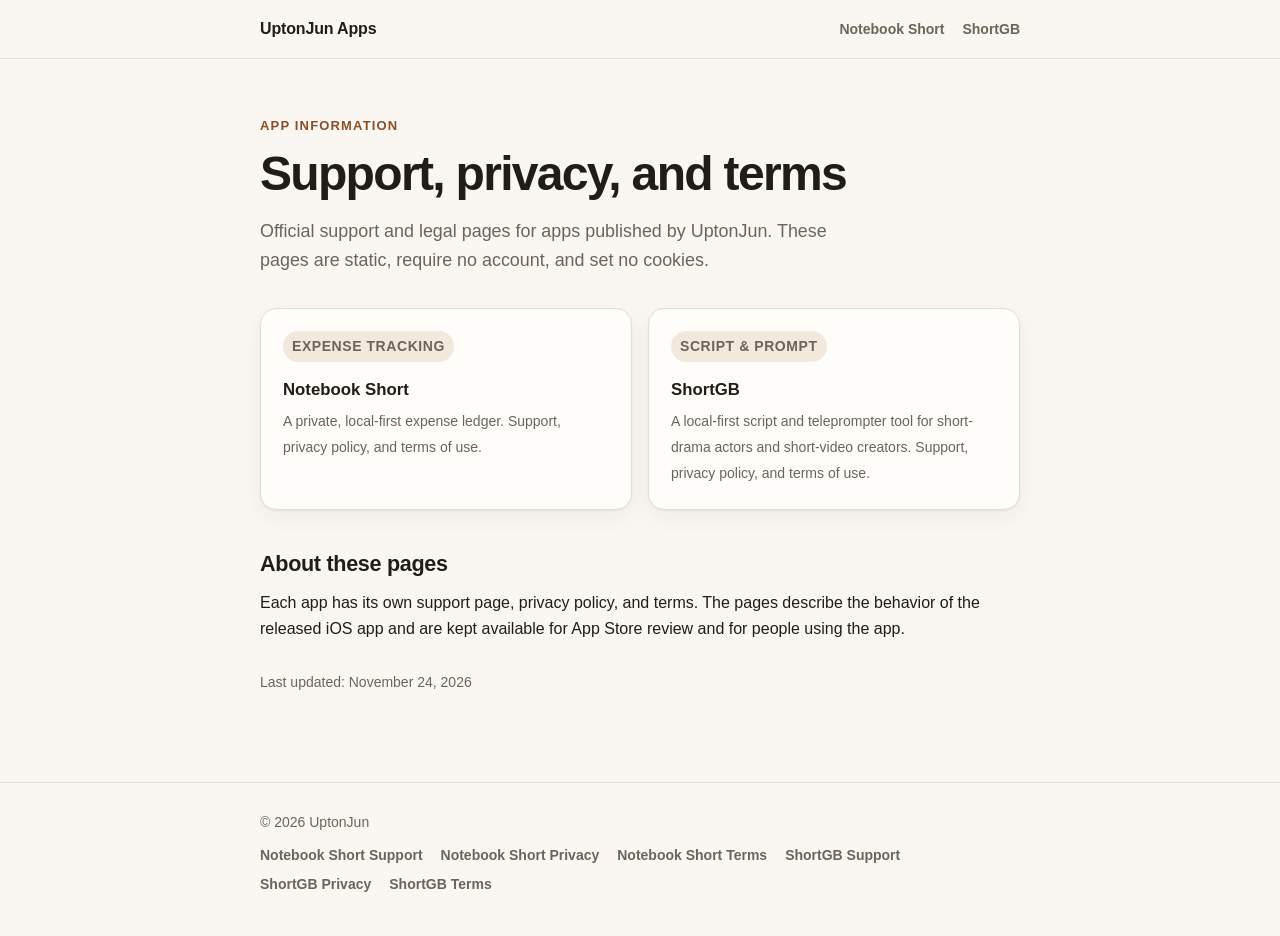
<file: index.html>
<!doctype html>
<html lang="en">
<head>
  <meta charset="utf-8">
  <meta name="viewport" content="width=device-width, initial-scale=1">
  <title>App Support, Privacy & Terms — UptonJun</title>
  <meta name="description" content="Support, privacy policy, and terms pages for apps published by UptonJun.">
  <link rel="stylesheet" href="assets/site.css">
</head>
<body>
  <a class="skip-link" href="#main">Skip to content</a>

  <header class="site-header">
    <div class="wrap">
      <a class="brand" href="./">UptonJun Apps</a>
      <nav aria-label="Primary">
        <ul>
          <li><a href="ordio/">Notebook Short</a></li>
          <li><a href="shortgb/">ShortGB</a></li>
        </ul>
      </nav>
    </div>
  </header>

  <main id="main" class="wrap">
    <p class="eyebrow">App information</p>
    <h1>Support, privacy, and terms</h1>
    <p class="lede">Official support and legal pages for apps published by UptonJun. These pages are static, require no account, and set no cookies.</p>

    <div class="grid">
      <a class="card" href="ordio/">
        <span class="badge">Expense tracking</span>
        <strong>Notebook Short</strong>
        <span>A private, local-first expense ledger. Support, privacy policy, and terms of use.</span>
      </a>
      <a class="card" href="shortgb/">
        <span class="badge">Script &amp; prompt</span>
        <strong>ShortGB</strong>
        <span>A local-first script and teleprompter tool for short-drama actors and short-video creators. Support, privacy policy, and terms of use.</span>
      </a>
    </div>

    <h2>About these pages</h2>
    <p>Each app has its own support page, privacy policy, and terms. The pages describe the behavior of the released iOS app and are kept available for App Store review and for people using the app.</p>
    <p class="updated">Last updated: November 24, 2026</p>
  </main>

  <footer class="site-footer">
    <div class="wrap">
      <span>© 2026 UptonJun</span>
      <nav aria-label="Footer">
        <ul>
          <li><a href="ordio/support/">Notebook Short Support</a></li>
          <li><a href="ordio/privacy/">Notebook Short Privacy</a></li>
          <li><a href="ordio/terms/">Notebook Short Terms</a></li>
          <li><a href="shortgb/support/">ShortGB Support</a></li>
          <li><a href="shortgb/privacy/">ShortGB Privacy</a></li>
          <li><a href="shortgb/terms/">ShortGB Terms</a></li>
        </ul>
      </nav>
    </div>
  </footer>
</body>
</html>
</file>
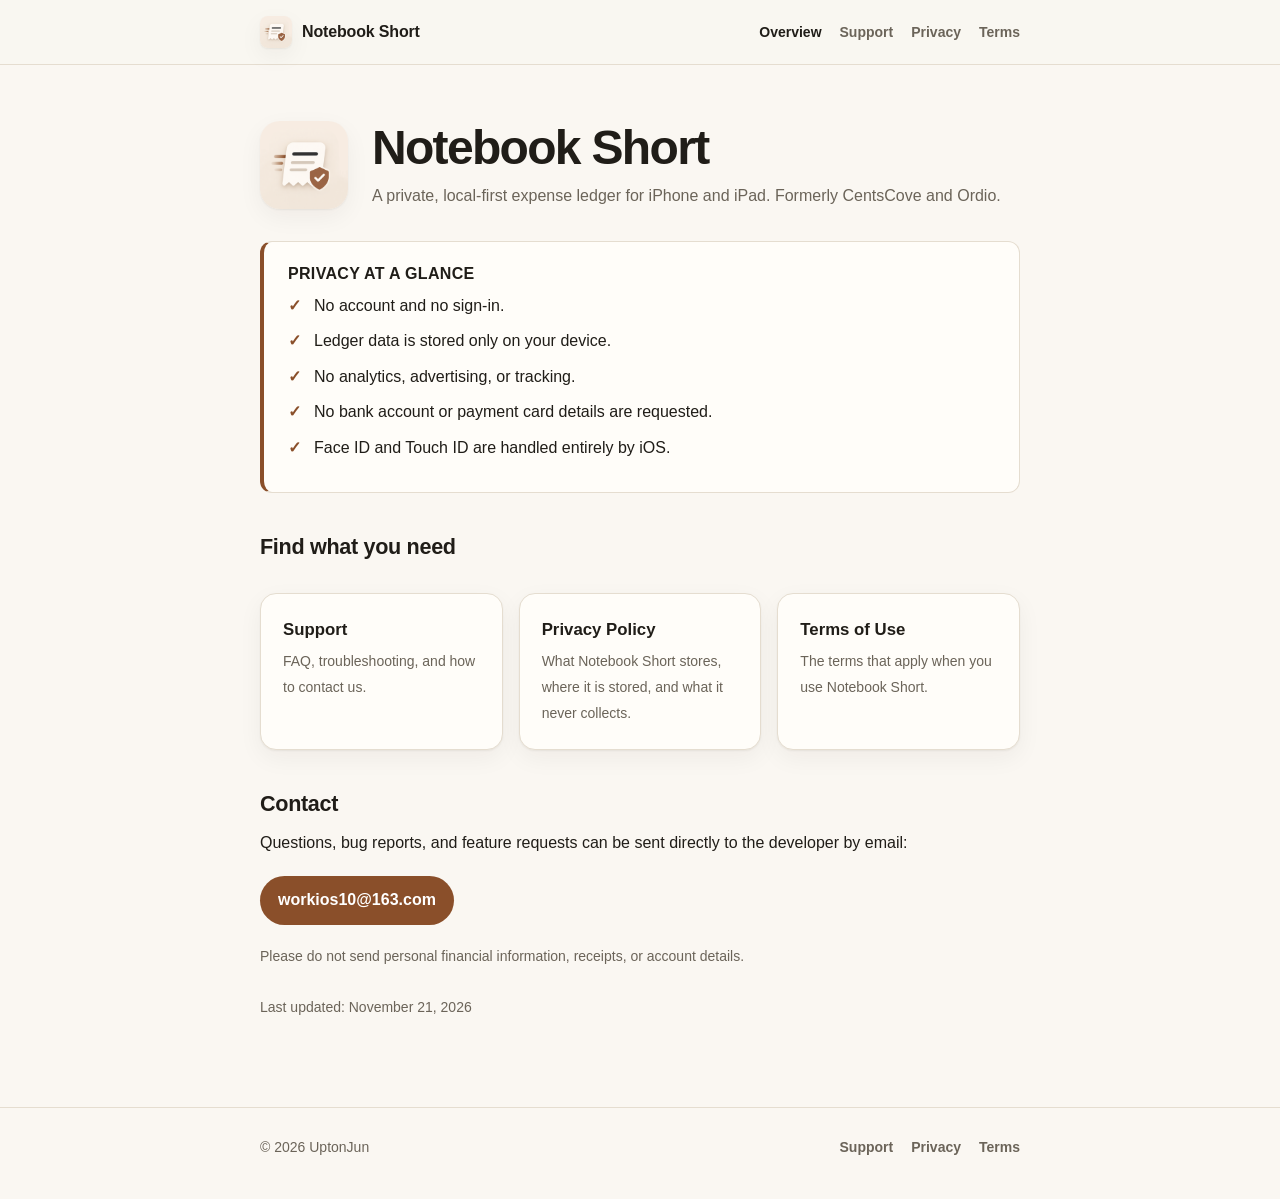
<file: ordio/index.html>
<!doctype html>
<html lang="en">
<head>
  <meta charset="utf-8">
  <meta name="viewport" content="width=device-width, initial-scale=1">
  <title>Notebook Short — Support, Privacy & Terms</title>
  <meta name="description" content="Official support, privacy policy, and terms of use for Notebook Short, a private local-first expense ledger for iPhone and iPad.">
  <link rel="stylesheet" href="../assets/site.css">
</head>
<body>
  <a class="skip-link" href="#main">Skip to content</a>

  <header class="site-header">
    <div class="wrap">
      <a class="brand" href="../"><img src="assets/icon-256.png" alt="" width="32" height="32">Notebook Short</a>
      <nav aria-label="Primary">
        <ul>
          <li><a href="./" aria-current="page">Overview</a></li>
          <li><a href="support/">Support</a></li>
          <li><a href="privacy/">Privacy</a></li>
          <li><a href="terms/">Terms</a></li>
        </ul>
      </nav>
    </div>
  </header>

  <main id="main" class="wrap">
    <div class="hero">
      <img src="assets/icon-256.png" alt="Notebook Short app icon" width="88" height="88">
      <div>
        <h1>Notebook Short</h1>
        <p>A private, local-first expense ledger for iPhone and iPad. Formerly CentsCove and Ordio.</p>
      </div>
    </div>

    <div class="summary">
      <h2>Privacy at a glance</h2>
      <ul class="checks">
        <li>No account and no sign-in.</li>
        <li>Ledger data is stored only on your device.</li>
        <li>No analytics, advertising, or tracking.</li>
        <li>No bank account or payment card details are requested.</li>
        <li>Face ID and Touch ID are handled entirely by iOS.</li>
      </ul>
    </div>

    <h2>Find what you need</h2>
    <div class="grid">
      <a class="card" href="support/">
        <strong>Support</strong>
        <span>FAQ, troubleshooting, and how to contact us.</span>
      </a>
      <a class="card" href="privacy/">
        <strong>Privacy Policy</strong>
        <span>What Notebook Short stores, where it is stored, and what it never collects.</span>
      </a>
      <a class="card" href="terms/">
        <strong>Terms of Use</strong>
        <span>The terms that apply when you use Notebook Short.</span>
      </a>
    </div>

    <h2>Contact</h2>
    <p>Questions, bug reports, and feature requests can be sent directly to the developer by email:</p>
    <p><a class="button" href="mailto:workios10@163.com">workios10@163.com</a></p>
    <p class="note">Please do not send personal financial information, receipts, or account details.</p>

    <p class="updated">Last updated: November 21, 2026</p>
  </main>

  <footer class="site-footer">
    <div class="wrap">
      <span>© 2026 UptonJun</span>
      <nav aria-label="Footer">
        <ul>
          <li><a href="support/">Support</a></li>
          <li><a href="privacy/">Privacy</a></li>
          <li><a href="terms/">Terms</a></li>
        </ul>
      </nav>
    </div>
  </footer>
</body>
</html>
</file>
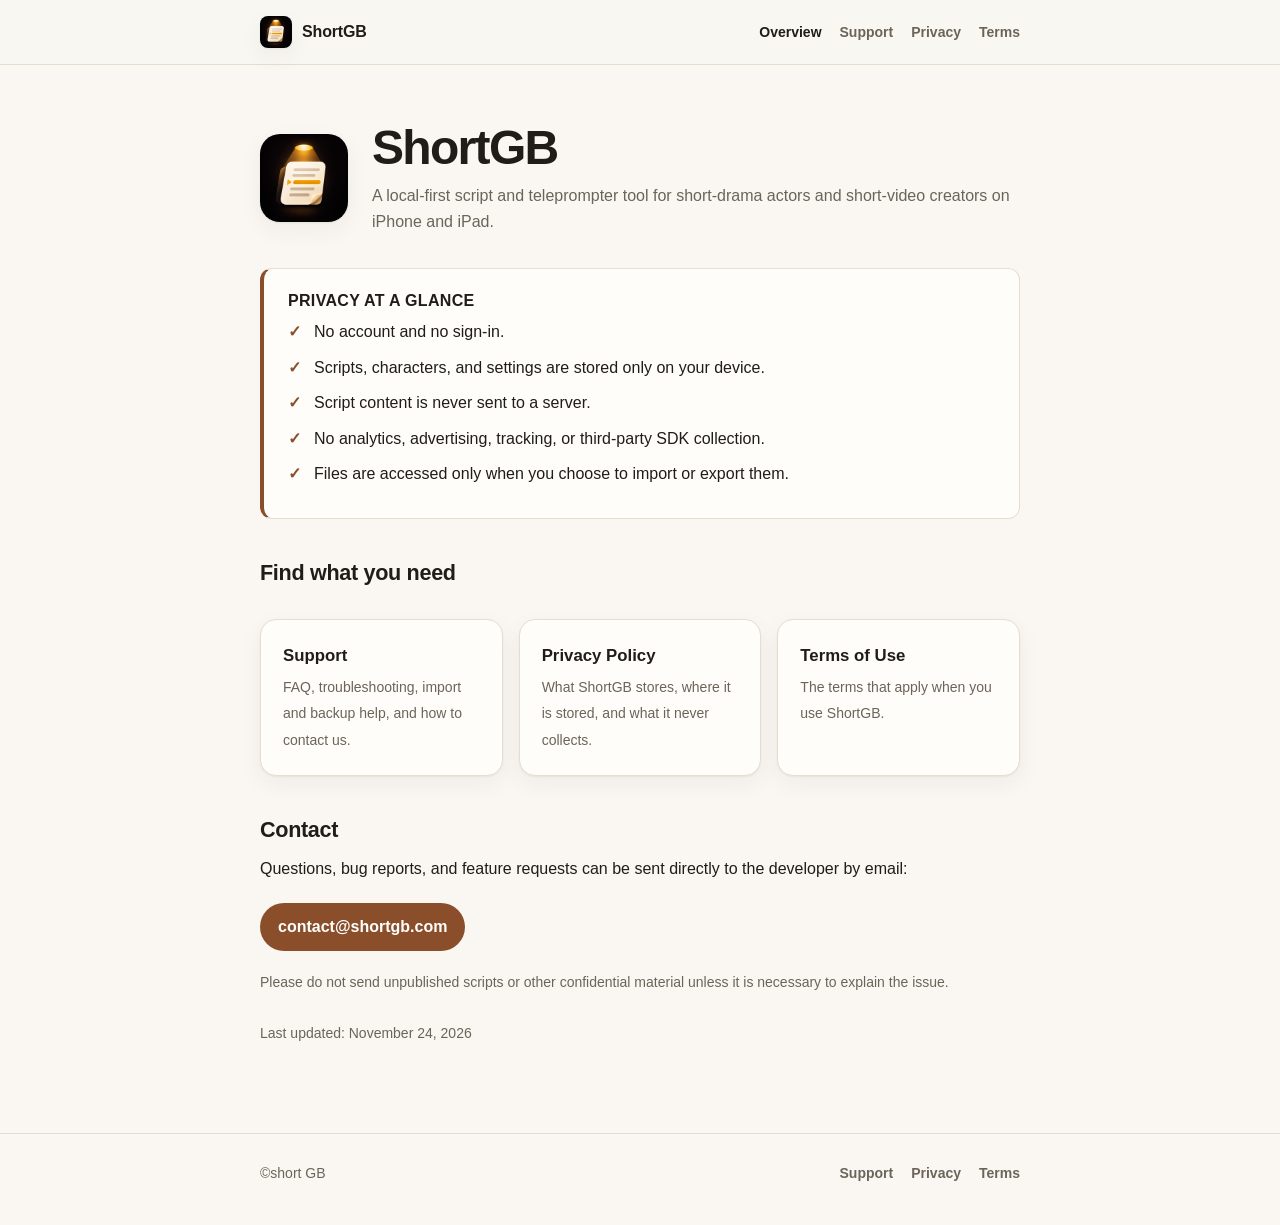
<file: shortgb/index.html>
<!doctype html>
<html lang="en">
<head>
  <meta charset="utf-8">
  <meta name="viewport" content="width=device-width, initial-scale=1">
  <title>ShortGB — Support, Privacy &amp; Terms</title>
  <meta name="description" content="Official support, privacy policy, and terms of use for ShortGB, a local-first script and teleprompter tool for short-drama actors and short-video creators.">
  <link rel="stylesheet" href="assets/site.css">
</head>
<body>
  <a class="skip-link" href="#main">Skip to content</a>

  <header class="site-header">
    <div class="wrap">
      <a class="brand" href="index.html"><img src="assets/icon-256.png" alt="" width="32" height="32">ShortGB</a>
      <nav aria-label="Primary">
        <ul>
          <li><a href="index.html" aria-current="page">Overview</a></li>
          <li><a href="support.html">Support</a></li>
          <li><a href="privacy.html">Privacy</a></li>
          <li><a href="terms.html">Terms</a></li>
        </ul>
      </nav>
    </div>
  </header>

  <main id="main" class="wrap">
    <div class="hero">
      <img src="assets/icon-256.png" alt="ShortGB app icon" width="88" height="88">
      <div>
        <h1>ShortGB</h1>
        <p>A local-first script and teleprompter tool for short-drama actors and short-video creators on iPhone and iPad.</p>
      </div>
    </div>

    <div class="summary">
      <h2>Privacy at a glance</h2>
      <ul class="checks">
        <li>No account and no sign-in.</li>
        <li>Scripts, characters, and settings are stored only on your device.</li>
        <li>Script content is never sent to a server.</li>
        <li>No analytics, advertising, tracking, or third-party SDK collection.</li>
        <li>Files are accessed only when you choose to import or export them.</li>
      </ul>
    </div>

    <h2>Find what you need</h2>
    <div class="grid">
      <a class="card" href="support.html">
        <strong>Support</strong>
        <span>FAQ, troubleshooting, import and backup help, and how to contact us.</span>
      </a>
      <a class="card" href="privacy.html">
        <strong>Privacy Policy</strong>
        <span>What ShortGB stores, where it is stored, and what it never collects.</span>
      </a>
      <a class="card" href="terms.html">
        <strong>Terms of Use</strong>
        <span>The terms that apply when you use ShortGB.</span>
      </a>
    </div>

    <h2>Contact</h2>
    <p>Questions, bug reports, and feature requests can be sent directly to the developer by email:</p>
    <p><a class="button" href="mailto:contact@shortgb.com">contact@shortgb.com</a></p>
    <p class="note">Please do not send unpublished scripts or other confidential material unless it is necessary to explain the issue.</p>

    <p class="updated">Last updated: November 24, 2026</p>
  </main>

  <footer class="site-footer">
    <div class="wrap">
      <span>©short GB</span>
      <nav aria-label="Footer">
        <ul>
          <li><a href="support.html">Support</a></li>
          <li><a href="privacy.html">Privacy</a></li>
          <li><a href="terms.html">Terms</a></li>
        </ul>
      </nav>
    </div>
  </footer>
</body>
</html>
</file>
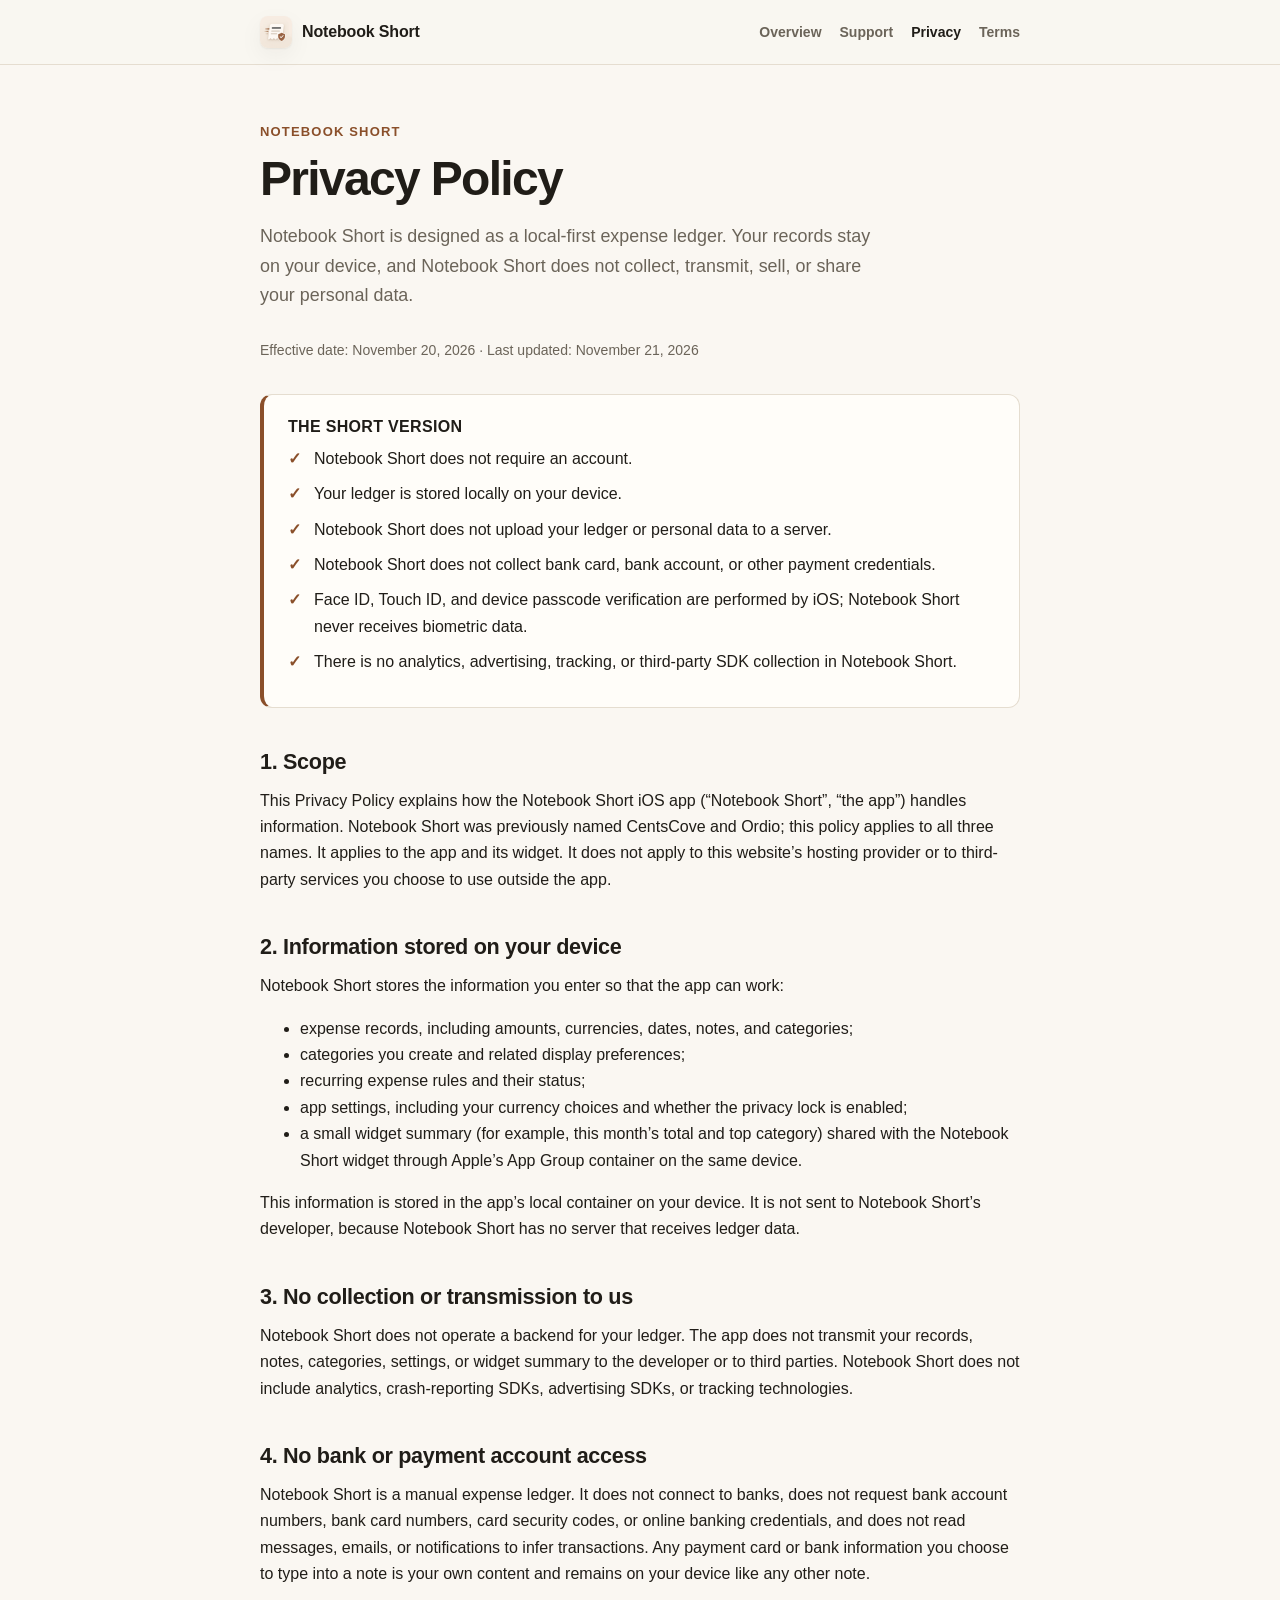
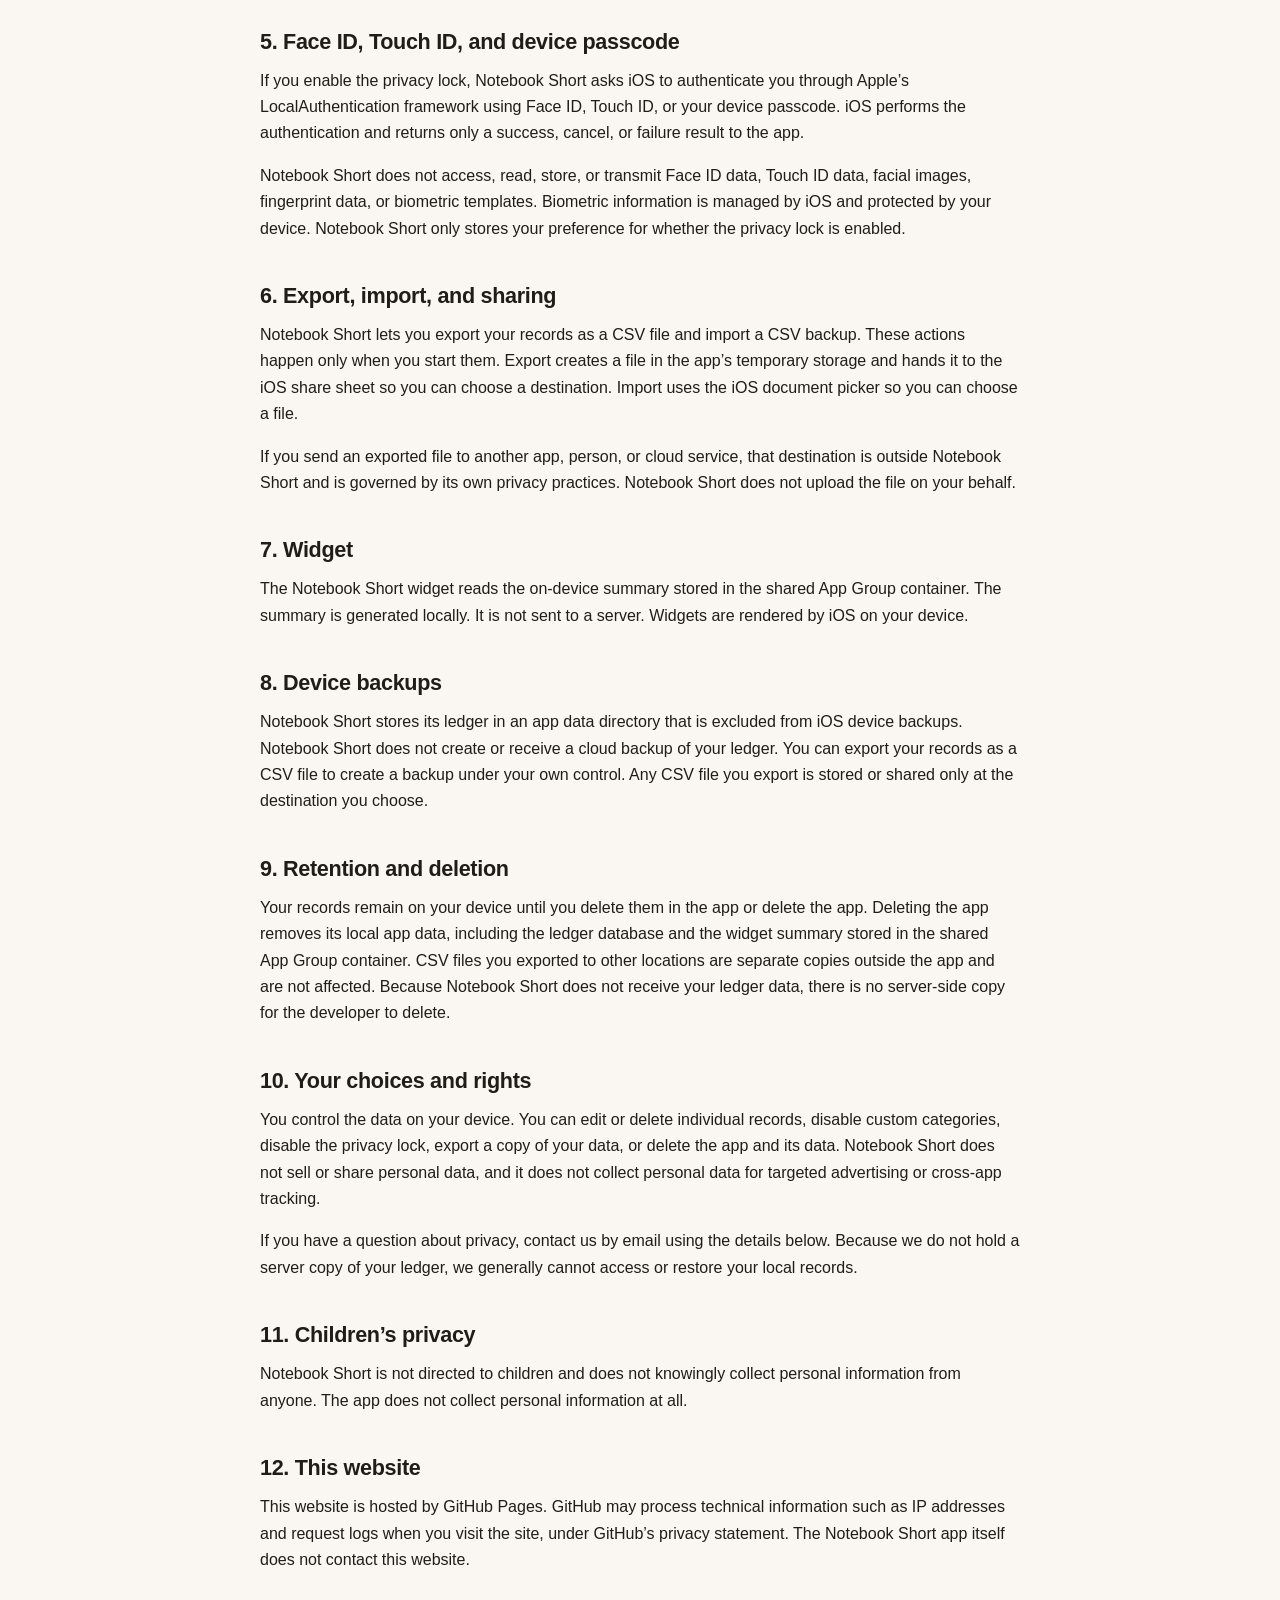
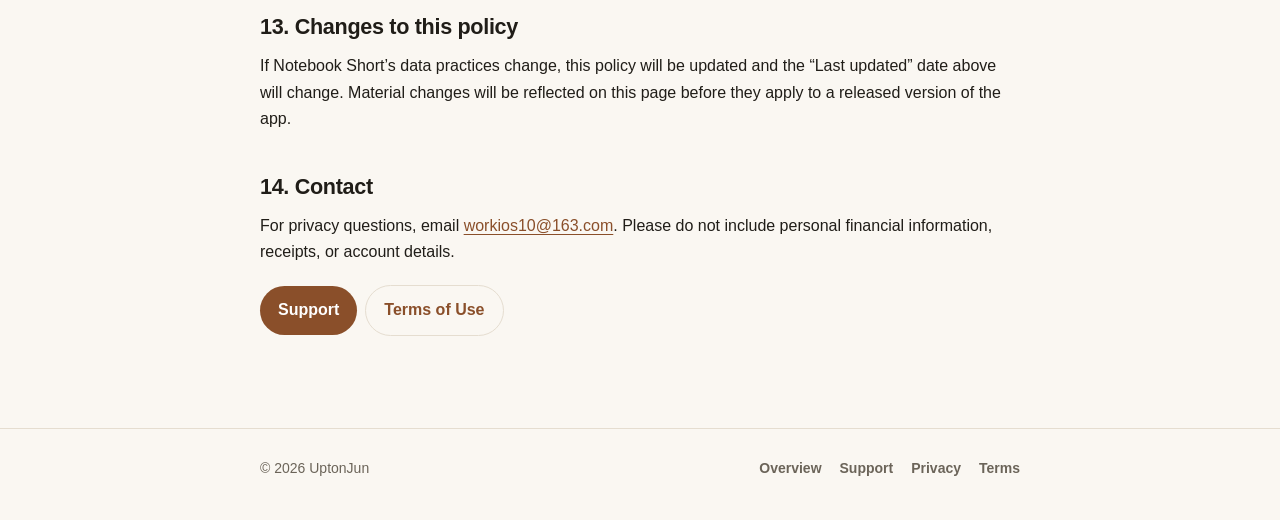
<file: ordio/privacy/index.html>
<!doctype html>
<html lang="en">
<head>
  <meta charset="utf-8">
  <meta name="viewport" content="width=device-width, initial-scale=1">
  <title>Notebook Short — Privacy Policy</title>
  <meta name="description" content="Notebook Short privacy policy: local-only data storage, no collection, no tracking, and biometric authentication handled by iOS.">
  <link rel="stylesheet" href="../../assets/site.css">
</head>
<body>
  <a class="skip-link" href="#main">Skip to content</a>

  <header class="site-header">
    <div class="wrap">
      <a class="brand" href="../"><img src="../assets/icon-256.png" alt="" width="32" height="32">Notebook Short</a>
      <nav aria-label="Primary">
        <ul>
          <li><a href="../">Overview</a></li>
          <li><a href="../support/">Support</a></li>
          <li><a href="./" aria-current="page">Privacy</a></li>
          <li><a href="../terms/">Terms</a></li>
        </ul>
      </nav>
    </div>
  </header>

  <main id="main" class="wrap">
    <p class="eyebrow">Notebook Short</p>
    <h1>Privacy Policy</h1>
    <p class="lede">Notebook Short is designed as a local-first expense ledger. Your records stay on your device, and Notebook Short does not collect, transmit, sell, or share your personal data.</p>
    <p class="updated">Effective date: November 20, 2026 · Last updated: November 21, 2026</p>

    <div class="summary">
      <h2>The short version</h2>
      <ul class="checks">
        <li>Notebook Short does not require an account.</li>
        <li>Your ledger is stored locally on your device.</li>
        <li>Notebook Short does not upload your ledger or personal data to a server.</li>
        <li>Notebook Short does not collect bank card, bank account, or other payment credentials.</li>
        <li>Face ID, Touch ID, and device passcode verification are performed by iOS; Notebook Short never receives biometric data.</li>
        <li>There is no analytics, advertising, tracking, or third-party SDK collection in Notebook Short.</li>
      </ul>
    </div>

    <h2>1. Scope</h2>
    <p>This Privacy Policy explains how the Notebook Short iOS app (“Notebook Short”, “the app”) handles information. Notebook Short was previously named CentsCove and Ordio; this policy applies to all three names. It applies to the app and its widget. It does not apply to this website’s hosting provider or to third-party services you choose to use outside the app.</p>

    <h2>2. Information stored on your device</h2>
    <p>Notebook Short stores the information you enter so that the app can work:</p>
    <ul>
      <li>expense records, including amounts, currencies, dates, notes, and categories;</li>
      <li>categories you create and related display preferences;</li>
      <li>recurring expense rules and their status;</li>
      <li>app settings, including your currency choices and whether the privacy lock is enabled;</li>
      <li>a small widget summary (for example, this month’s total and top category) shared with the Notebook Short widget through Apple’s App Group container on the same device.</li>
    </ul>
    <p>This information is stored in the app’s local container on your device. It is not sent to Notebook Short’s developer, because Notebook Short has no server that receives ledger data.</p>

    <h2>3. No collection or transmission to us</h2>
    <p>Notebook Short does not operate a backend for your ledger. The app does not transmit your records, notes, categories, settings, or widget summary to the developer or to third parties. Notebook Short does not include analytics, crash-reporting SDKs, advertising SDKs, or tracking technologies.</p>

    <h2>4. No bank or payment account access</h2>
    <p>Notebook Short is a manual expense ledger. It does not connect to banks, does not request bank account numbers, bank card numbers, card security codes, or online banking credentials, and does not read messages, emails, or notifications to infer transactions. Any payment card or bank information you choose to type into a note is your own content and remains on your device like any other note.</p>

    <h2>5. Face ID, Touch ID, and device passcode</h2>
    <p>If you enable the privacy lock, Notebook Short asks iOS to authenticate you through Apple’s LocalAuthentication framework using Face ID, Touch ID, or your device passcode. iOS performs the authentication and returns only a success, cancel, or failure result to the app.</p>
    <p>Notebook Short does not access, read, store, or transmit Face ID data, Touch ID data, facial images, fingerprint data, or biometric templates. Biometric information is managed by iOS and protected by your device. Notebook Short only stores your preference for whether the privacy lock is enabled.</p>

    <h2>6. Export, import, and sharing</h2>
    <p>Notebook Short lets you export your records as a CSV file and import a CSV backup. These actions happen only when you start them. Export creates a file in the app’s temporary storage and hands it to the iOS share sheet so you can choose a destination. Import uses the iOS document picker so you can choose a file.</p>
    <p>If you send an exported file to another app, person, or cloud service, that destination is outside Notebook Short and is governed by its own privacy practices. Notebook Short does not upload the file on your behalf.</p>

    <h2>7. Widget</h2>
    <p>The Notebook Short widget reads the on-device summary stored in the shared App Group container. The summary is generated locally. It is not sent to a server. Widgets are rendered by iOS on your device.</p>

    <h2>8. Device backups</h2>
    <p>Notebook Short stores its ledger in an app data directory that is excluded from iOS device backups. Notebook Short does not create or receive a cloud backup of your ledger. You can export your records as a CSV file to create a backup under your own control. Any CSV file you export is stored or shared only at the destination you choose.</p>

    <h2>9. Retention and deletion</h2>
    <p>Your records remain on your device until you delete them in the app or delete the app. Deleting the app removes its local app data, including the ledger database and the widget summary stored in the shared App Group container. CSV files you exported to other locations are separate copies outside the app and are not affected. Because Notebook Short does not receive your ledger data, there is no server-side copy for the developer to delete.</p>

    <h2>10. Your choices and rights</h2>
    <p>You control the data on your device. You can edit or delete individual records, disable custom categories, disable the privacy lock, export a copy of your data, or delete the app and its data. Notebook Short does not sell or share personal data, and it does not collect personal data for targeted advertising or cross-app tracking.</p>
    <p>If you have a question about privacy, contact us by email using the details below. Because we do not hold a server copy of your ledger, we generally cannot access or restore your local records.</p>

    <h2>11. Children’s privacy</h2>
    <p>Notebook Short is not directed to children and does not knowingly collect personal information from anyone. The app does not collect personal information at all.</p>

    <h2>12. This website</h2>
    <p>This website is hosted by GitHub Pages. GitHub may process technical information such as IP addresses and request logs when you visit the site, under GitHub’s privacy statement. The Notebook Short app itself does not contact this website.</p>

    <h2>13. Changes to this policy</h2>
    <p>If Notebook Short’s data practices change, this policy will be updated and the “Last updated” date above will change. Material changes will be reflected on this page before they apply to a released version of the app.</p>

    <h2>14. Contact</h2>
    <p>For privacy questions, email <a href="mailto:workios10@163.com">workios10@163.com</a>. Please do not include personal financial information, receipts, or account details.</p>

    <p><a class="button" href="../support/">Support</a><a class="button secondary" href="../terms/">Terms of Use</a></p>
  </main>

  <footer class="site-footer">
    <div class="wrap">
      <span>© 2026 UptonJun</span>
      <nav aria-label="Footer">
        <ul>
          <li><a href="../">Overview</a></li>
          <li><a href="../support/">Support</a></li>
          <li><a href="../privacy/">Privacy</a></li>
          <li><a href="../terms/">Terms</a></li>
        </ul>
      </nav>
    </div>
  </footer>
</body>
</html>
</file>
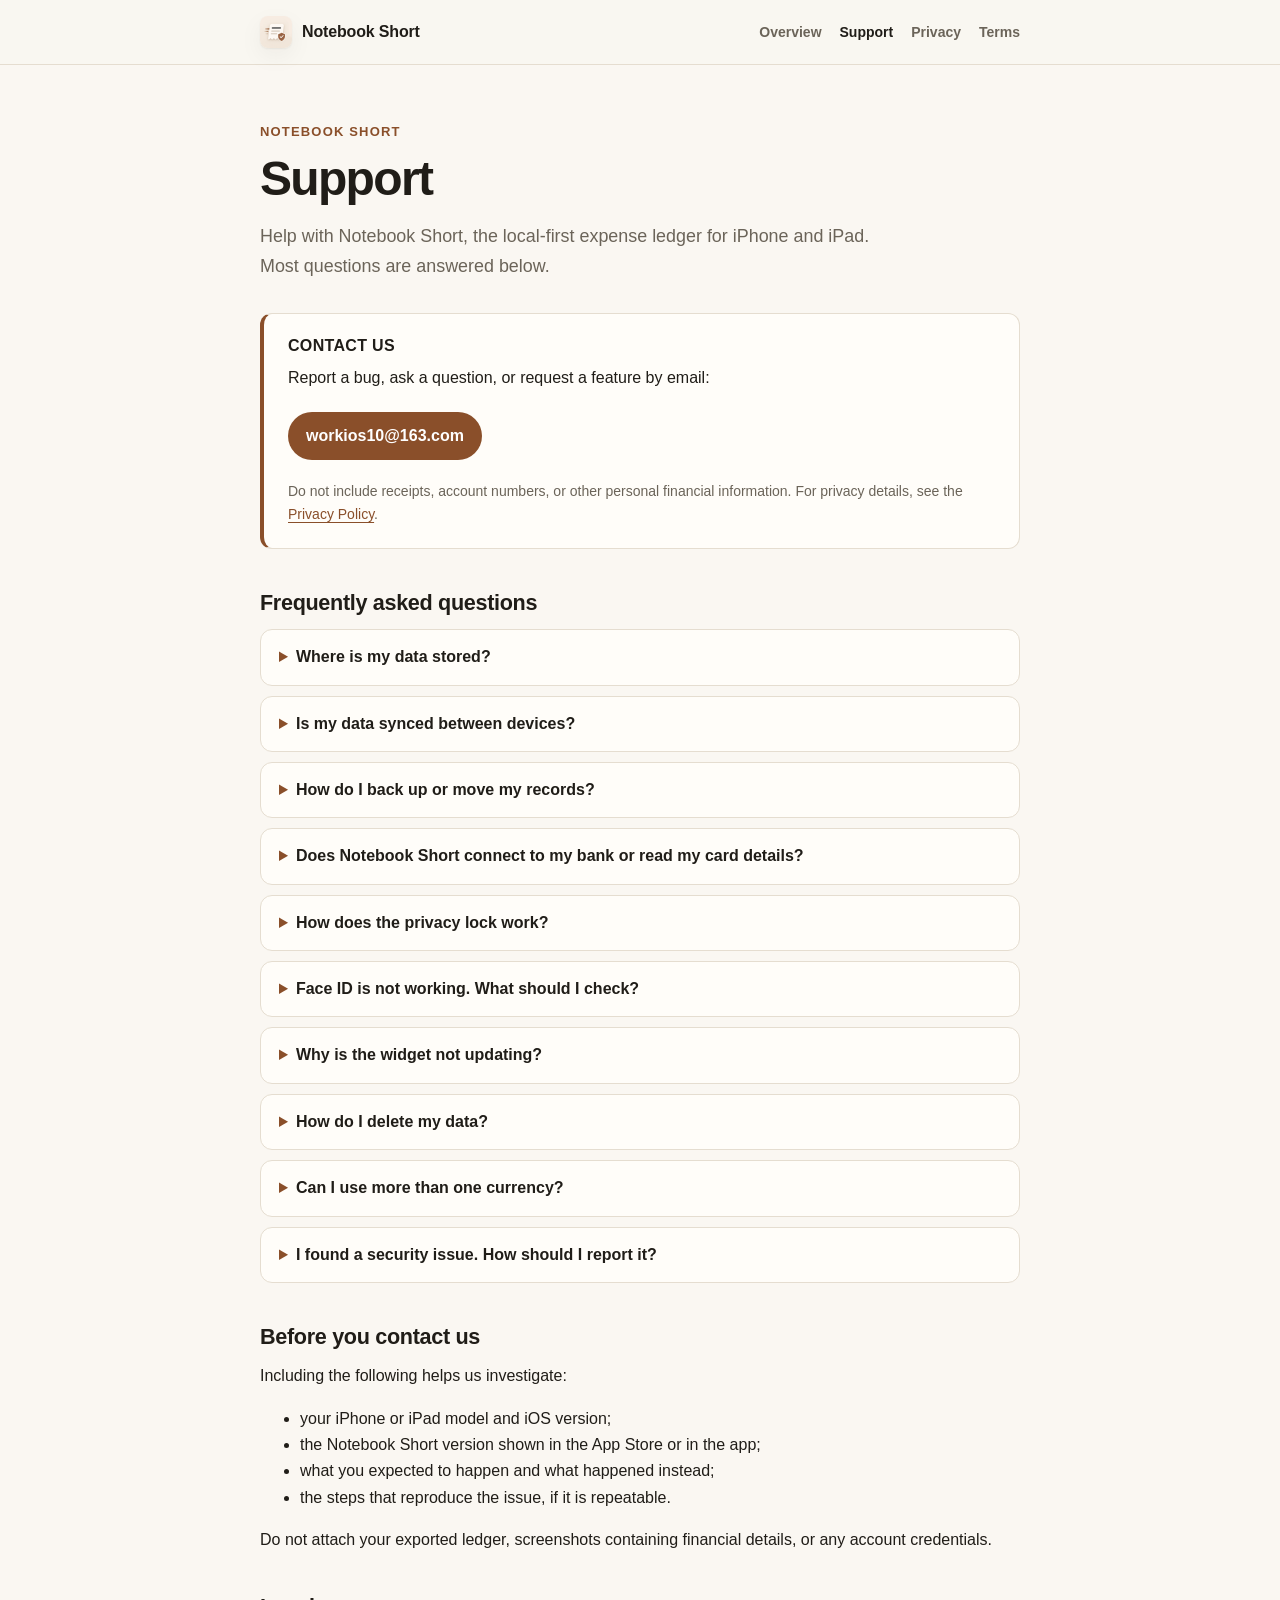
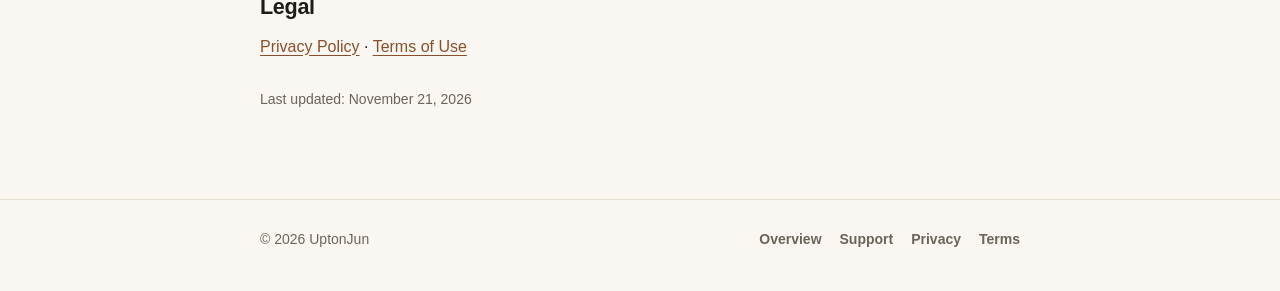
<file: ordio/support/index.html>
<!doctype html>
<html lang="en">
<head>
  <meta charset="utf-8">
  <meta name="viewport" content="width=device-width, initial-scale=1">
  <title>Notebook Short — Support</title>
  <meta name="description" content="Support for Notebook Short, a private local-first expense ledger. FAQ, troubleshooting, and contact information.">
  <link rel="stylesheet" href="../../assets/site.css">
</head>
<body>
  <a class="skip-link" href="#main">Skip to content</a>

  <header class="site-header">
    <div class="wrap">
      <a class="brand" href="../"><img src="../assets/icon-256.png" alt="" width="32" height="32">Notebook Short</a>
      <nav aria-label="Primary">
        <ul>
          <li><a href="../">Overview</a></li>
          <li><a href="./" aria-current="page">Support</a></li>
          <li><a href="../privacy/">Privacy</a></li>
          <li><a href="../terms/">Terms</a></li>
        </ul>
      </nav>
    </div>
  </header>

  <main id="main" class="wrap">
    <p class="eyebrow">Notebook Short</p>
    <h1>Support</h1>
    <p class="lede">Help with Notebook Short, the local-first expense ledger for iPhone and iPad. Most questions are answered below.</p>

    <div class="summary">
      <h2>Contact us</h2>
      <p>Report a bug, ask a question, or request a feature by email:</p>
      <p><a class="button" href="mailto:workios10@163.com">workios10@163.com</a></p>
      <p class="note">Do not include receipts, account numbers, or other personal financial information. For privacy details, see the <a href="../privacy/">Privacy Policy</a>.</p>
    </div>

    <h2>Frequently asked questions</h2>

    <details>
      <summary>Where is my data stored?</summary>
      <p>On your device. Notebook Short keeps your ledger in a local database inside the app’s storage and does not upload it to a server. There is no account and no cloud sync.</p>
    </details>

    <details>
      <summary>Is my data synced between devices?</summary>
      <p>No. Notebook Short does not provide account-based or cloud sync. Data entered on one device is not automatically available on another device.</p>
    </details>

    <details>
      <summary>How do I back up or move my records?</summary>
      <p>Use <strong>Settings → Export CSV</strong>. Notebook Short creates a CSV file containing your records and opens the iOS share sheet so you can save it to Files or send it to another location you trust.</p>
      <p>To restore, use the import option in Settings and choose a CSV file. Import replaces all current records in the app, so export a backup first if you may need the existing data.</p>
    </details>

    <details>
      <summary>Does Notebook Short connect to my bank or read my card details?</summary>
      <p>No. Notebook Short is a manual expense ledger. It does not connect to banks, does not request bank account or payment card credentials, and does not read messages or notifications to detect transactions.</p>
    </details>

    <details>
      <summary>How does the privacy lock work?</summary>
      <p>When enabled, Notebook Short asks iOS to authenticate you with Face ID, Touch ID, or your device passcode. iOS performs the check and returns only the result. Notebook Short does not read or store biometric data.</p>
      <p>If Face ID or Touch ID is unavailable or not enrolled, iOS may offer the device passcode. Make sure a device passcode is set in iOS Settings.</p>
    </details>

    <details>
      <summary>Face ID is not working. What should I check?</summary>
      <p>Confirm that Face ID is set up in <strong>iOS Settings → Face ID &amp; Passcode</strong>, that the app has permission to use it, and that your device supports the feature. Try locking and unlocking the device, then reopen Notebook Short. If the issue continues, contact us with your iOS version and the steps you took.</p>
    </details>

    <details>
      <summary>Why is the widget not updating?</summary>
      <p>The widget shows an on-device summary generated by the app. Open Notebook Short after changing records so the summary can refresh, then check the widget again. Widget refresh timing is also controlled by iOS.</p>
    </details>

    <details>
      <summary>How do I delete my data?</summary>
      <p>Delete individual records in the app. Custom categories can be disabled; disabling a category hides it from new records, while existing records keep their category. Deleting Notebook Short from your device removes its local app data, including the ledger database and the widget summary in its App Group container. CSV files you exported earlier are separate copies outside the app and are not deleted with it, so manage or remove them yourself. Because Notebook Short does not create a cloud copy of your ledger, the developer cannot restore deleted records.</p>
    </details>

    <details>
      <summary>Can I use more than one currency?</summary>
      <p>Yes. Notebook Short supports multiple currencies and keeps amounts in their original currency. It does not fetch exchange rates or convert records using a live rate.</p>
    </details>

    <details>
      <summary>I found a security issue. How should I report it?</summary>
      <p>Send an email to <a href="mailto:workios10@163.com">workios10@163.com</a> describing the problem and any information needed to reproduce it. Do not include personal financial records, passwords, or other unnecessary sensitive information in your email.</p>
    </details>

    <h2>Before you contact us</h2>
    <p>Including the following helps us investigate:</p>
    <ul>
      <li>your iPhone or iPad model and iOS version;</li>
      <li>the Notebook Short version shown in the App Store or in the app;</li>
      <li>what you expected to happen and what happened instead;</li>
      <li>the steps that reproduce the issue, if it is repeatable.</li>
    </ul>
    <p>Do not attach your exported ledger, screenshots containing financial details, or any account credentials.</p>

    <h2>Legal</h2>
    <p><a href="../privacy/">Privacy Policy</a> · <a href="../terms/">Terms of Use</a></p>
    <p class="updated">Last updated: November 21, 2026</p>
  </main>

  <footer class="site-footer">
    <div class="wrap">
      <span>© 2026 UptonJun</span>
      <nav aria-label="Footer">
        <ul>
          <li><a href="../">Overview</a></li>
          <li><a href="../support/">Support</a></li>
          <li><a href="../privacy/">Privacy</a></li>
          <li><a href="../terms/">Terms</a></li>
        </ul>
      </nav>
    </div>
  </footer>
</body>
</html>
</file>
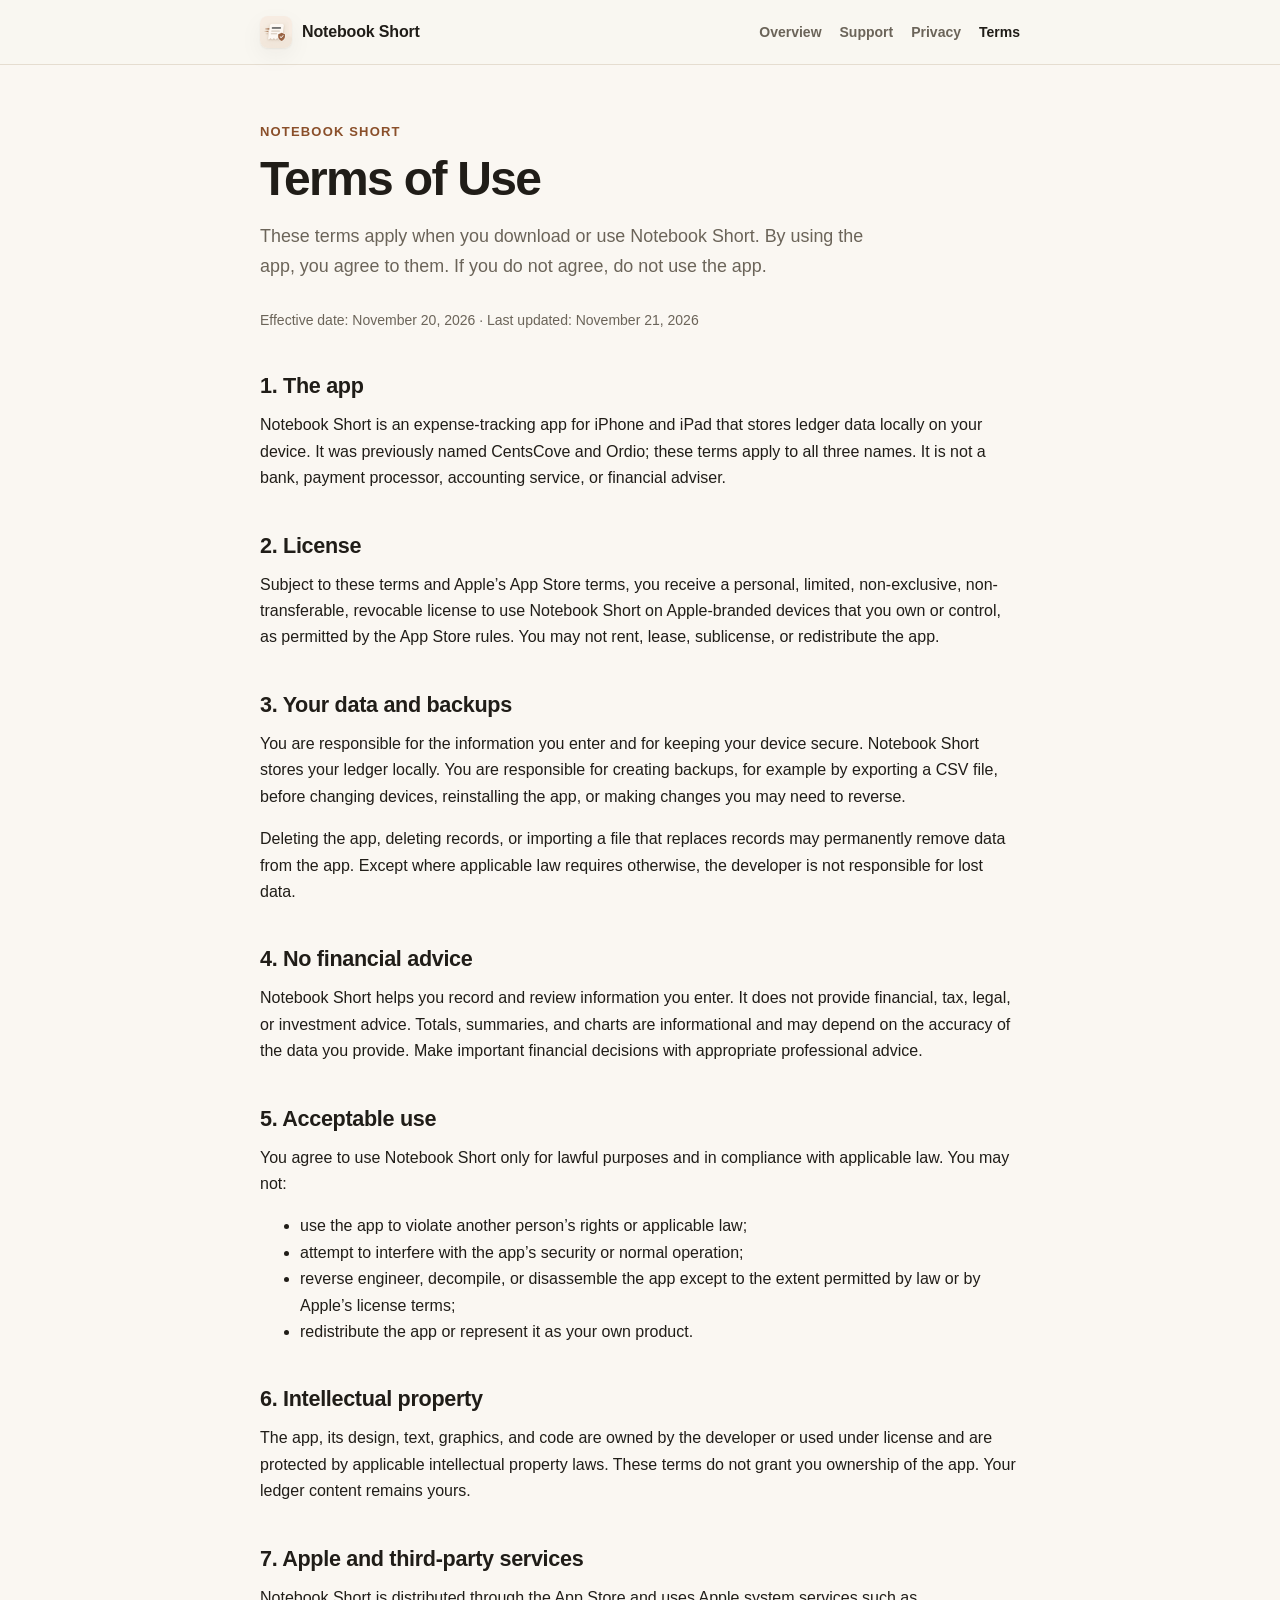
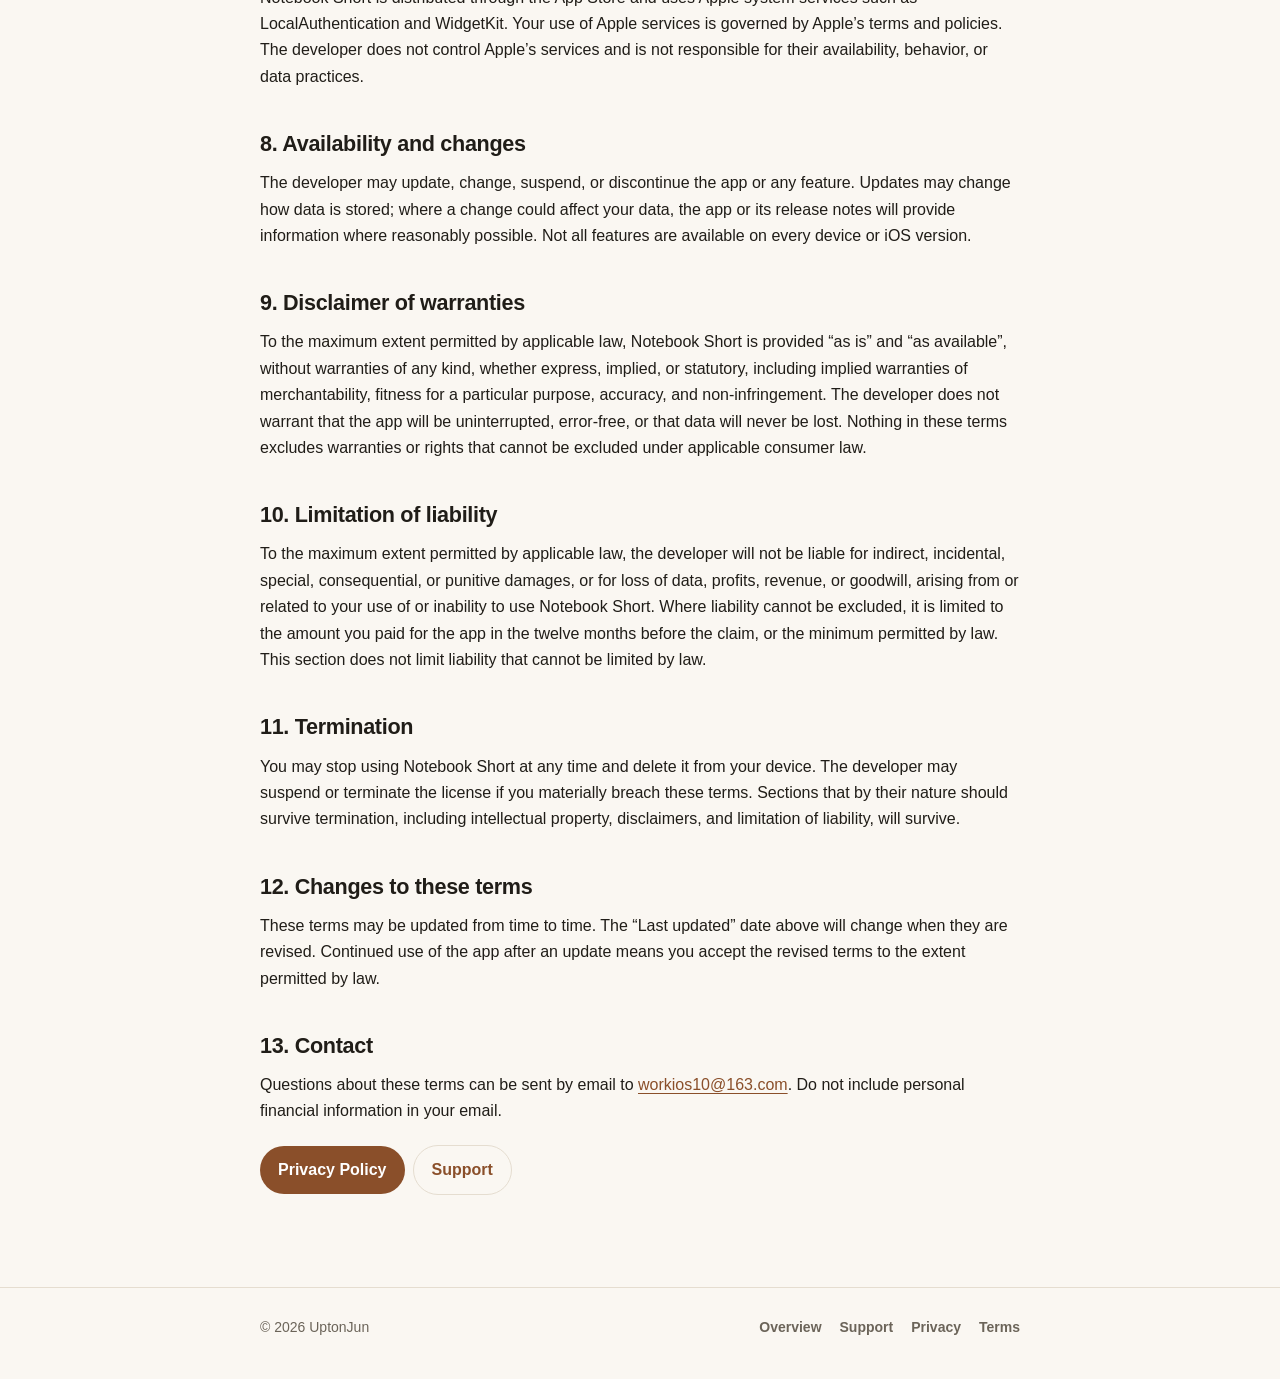
<file: ordio/terms/index.html>
<!doctype html>
<html lang="en">
<head>
  <meta charset="utf-8">
  <meta name="viewport" content="width=device-width, initial-scale=1">
  <title>Notebook Short — Terms of Use</title>
  <meta name="description" content="Terms of use for Notebook Short, a private local-first expense ledger for iPhone and iPad.">
  <link rel="stylesheet" href="../../assets/site.css">
</head>
<body>
  <a class="skip-link" href="#main">Skip to content</a>

  <header class="site-header">
    <div class="wrap">
      <a class="brand" href="../"><img src="../assets/icon-256.png" alt="" width="32" height="32">Notebook Short</a>
      <nav aria-label="Primary">
        <ul>
          <li><a href="../">Overview</a></li>
          <li><a href="../support/">Support</a></li>
          <li><a href="../privacy/">Privacy</a></li>
          <li><a href="./" aria-current="page">Terms</a></li>
        </ul>
      </nav>
    </div>
  </header>

  <main id="main" class="wrap">
    <p class="eyebrow">Notebook Short</p>
    <h1>Terms of Use</h1>
    <p class="lede">These terms apply when you download or use Notebook Short. By using the app, you agree to them. If you do not agree, do not use the app.</p>
    <p class="updated">Effective date: November 20, 2026 · Last updated: November 21, 2026</p>

    <h2>1. The app</h2>
    <p>Notebook Short is an expense-tracking app for iPhone and iPad that stores ledger data locally on your device. It was previously named CentsCove and Ordio; these terms apply to all three names. It is not a bank, payment processor, accounting service, or financial adviser.</p>

    <h2>2. License</h2>
    <p>Subject to these terms and Apple’s App Store terms, you receive a personal, limited, non-exclusive, non-transferable, revocable license to use Notebook Short on Apple-branded devices that you own or control, as permitted by the App Store rules. You may not rent, lease, sublicense, or redistribute the app.</p>

    <h2>3. Your data and backups</h2>
    <p>You are responsible for the information you enter and for keeping your device secure. Notebook Short stores your ledger locally. You are responsible for creating backups, for example by exporting a CSV file, before changing devices, reinstalling the app, or making changes you may need to reverse.</p>
    <p>Deleting the app, deleting records, or importing a file that replaces records may permanently remove data from the app. Except where applicable law requires otherwise, the developer is not responsible for lost data.</p>

    <h2>4. No financial advice</h2>
    <p>Notebook Short helps you record and review information you enter. It does not provide financial, tax, legal, or investment advice. Totals, summaries, and charts are informational and may depend on the accuracy of the data you provide. Make important financial decisions with appropriate professional advice.</p>

    <h2>5. Acceptable use</h2>
    <p>You agree to use Notebook Short only for lawful purposes and in compliance with applicable law. You may not:</p>
    <ul>
      <li>use the app to violate another person’s rights or applicable law;</li>
      <li>attempt to interfere with the app’s security or normal operation;</li>
      <li>reverse engineer, decompile, or disassemble the app except to the extent permitted by law or by Apple’s license terms;</li>
      <li>redistribute the app or represent it as your own product.</li>
    </ul>

    <h2>6. Intellectual property</h2>
    <p>The app, its design, text, graphics, and code are owned by the developer or used under license and are protected by applicable intellectual property laws. These terms do not grant you ownership of the app. Your ledger content remains yours.</p>

    <h2>7. Apple and third-party services</h2>
    <p>Notebook Short is distributed through the App Store and uses Apple system services such as LocalAuthentication and WidgetKit. Your use of Apple services is governed by Apple’s terms and policies. The developer does not control Apple’s services and is not responsible for their availability, behavior, or data practices.</p>

    <h2>8. Availability and changes</h2>
    <p>The developer may update, change, suspend, or discontinue the app or any feature. Updates may change how data is stored; where a change could affect your data, the app or its release notes will provide information where reasonably possible. Not all features are available on every device or iOS version.</p>

    <h2>9. Disclaimer of warranties</h2>
    <p>To the maximum extent permitted by applicable law, Notebook Short is provided “as is” and “as available”, without warranties of any kind, whether express, implied, or statutory, including implied warranties of merchantability, fitness for a particular purpose, accuracy, and non-infringement. The developer does not warrant that the app will be uninterrupted, error-free, or that data will never be lost. Nothing in these terms excludes warranties or rights that cannot be excluded under applicable consumer law.</p>

    <h2>10. Limitation of liability</h2>
    <p>To the maximum extent permitted by applicable law, the developer will not be liable for indirect, incidental, special, consequential, or punitive damages, or for loss of data, profits, revenue, or goodwill, arising from or related to your use of or inability to use Notebook Short. Where liability cannot be excluded, it is limited to the amount you paid for the app in the twelve months before the claim, or the minimum permitted by law. This section does not limit liability that cannot be limited by law.</p>

    <h2>11. Termination</h2>
    <p>You may stop using Notebook Short at any time and delete it from your device. The developer may suspend or terminate the license if you materially breach these terms. Sections that by their nature should survive termination, including intellectual property, disclaimers, and limitation of liability, will survive.</p>

    <h2>12. Changes to these terms</h2>
    <p>These terms may be updated from time to time. The “Last updated” date above will change when they are revised. Continued use of the app after an update means you accept the revised terms to the extent permitted by law.</p>

    <h2>13. Contact</h2>
    <p>Questions about these terms can be sent by email to <a href="mailto:workios10@163.com">workios10@163.com</a>. Do not include personal financial information in your email.</p>

    <p><a class="button" href="../privacy/">Privacy Policy</a><a class="button secondary" href="../support/">Support</a></p>
  </main>

  <footer class="site-footer">
    <div class="wrap">
      <span>© 2026 UptonJun</span>
      <nav aria-label="Footer">
        <ul>
          <li><a href="../">Overview</a></li>
          <li><a href="../support/">Support</a></li>
          <li><a href="../privacy/">Privacy</a></li>
          <li><a href="../terms/">Terms</a></li>
        </ul>
      </nav>
    </div>
  </footer>
</body>
</html>
</file>
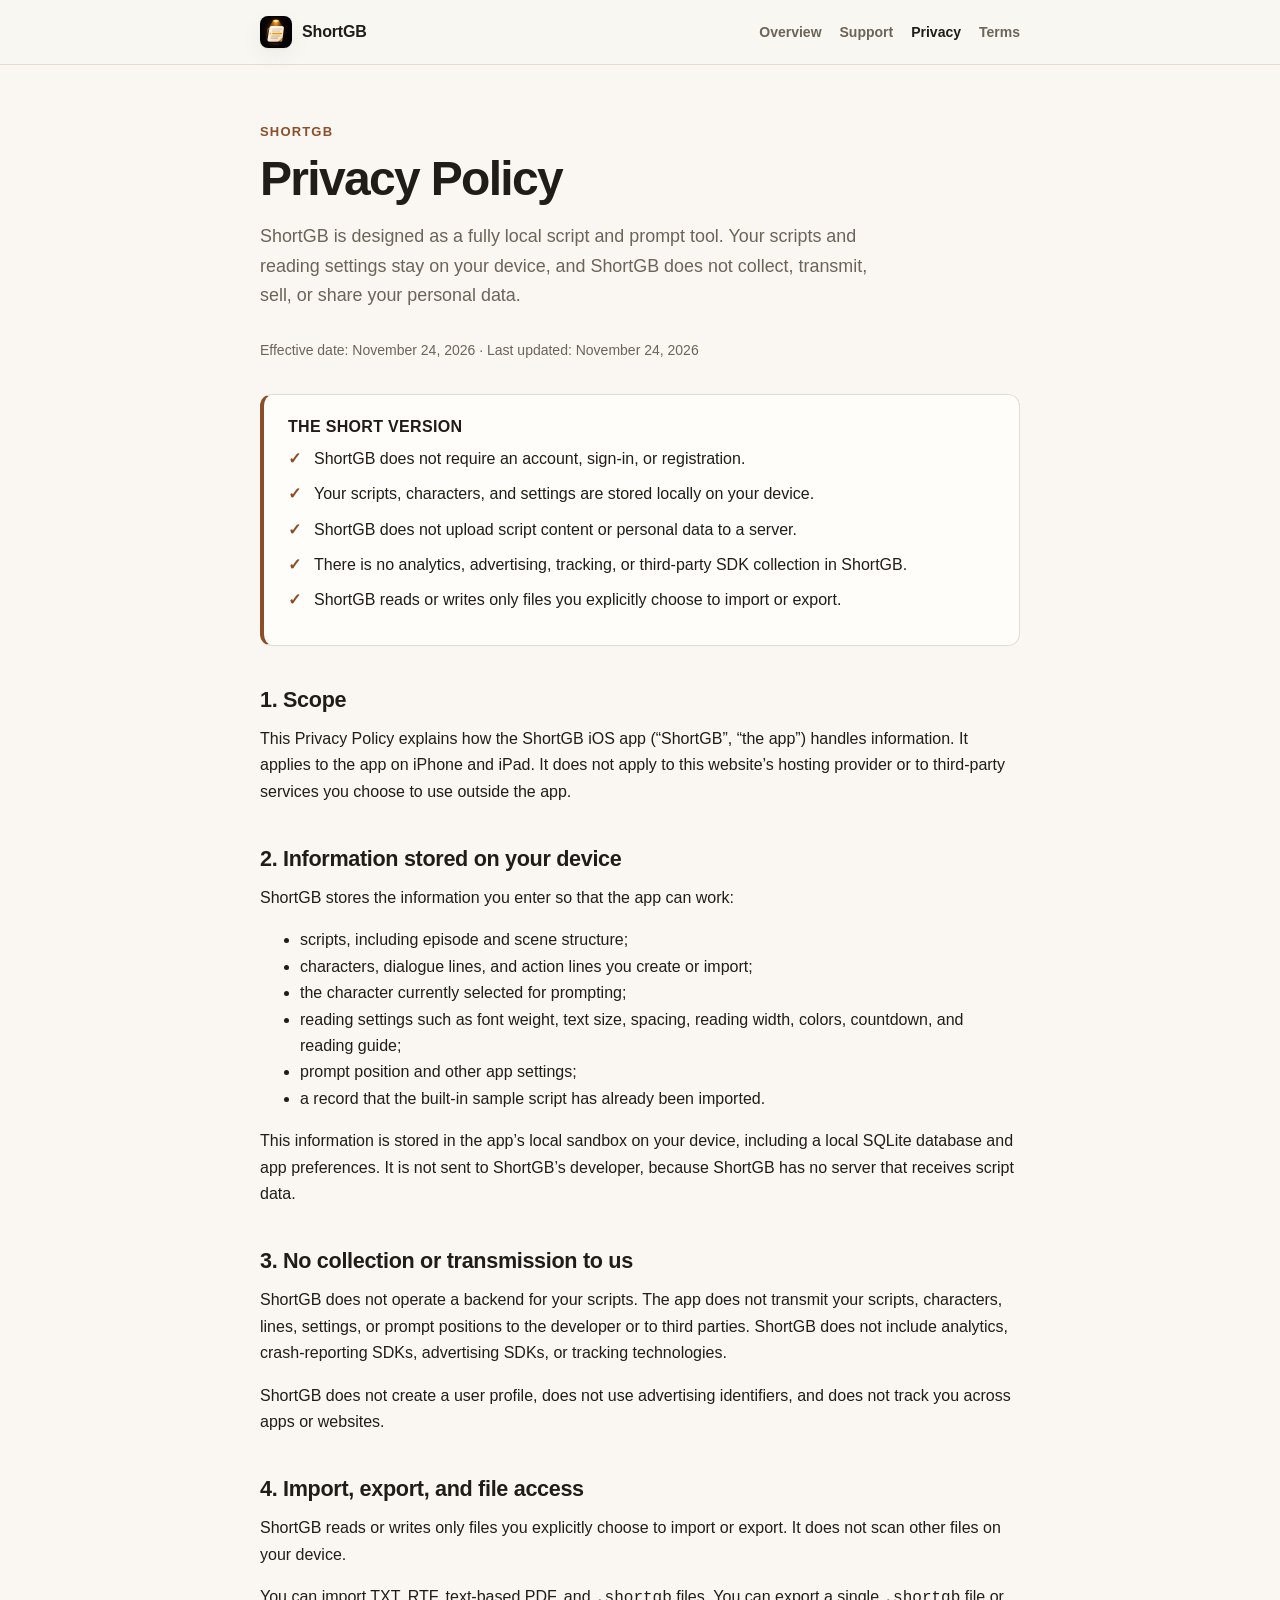
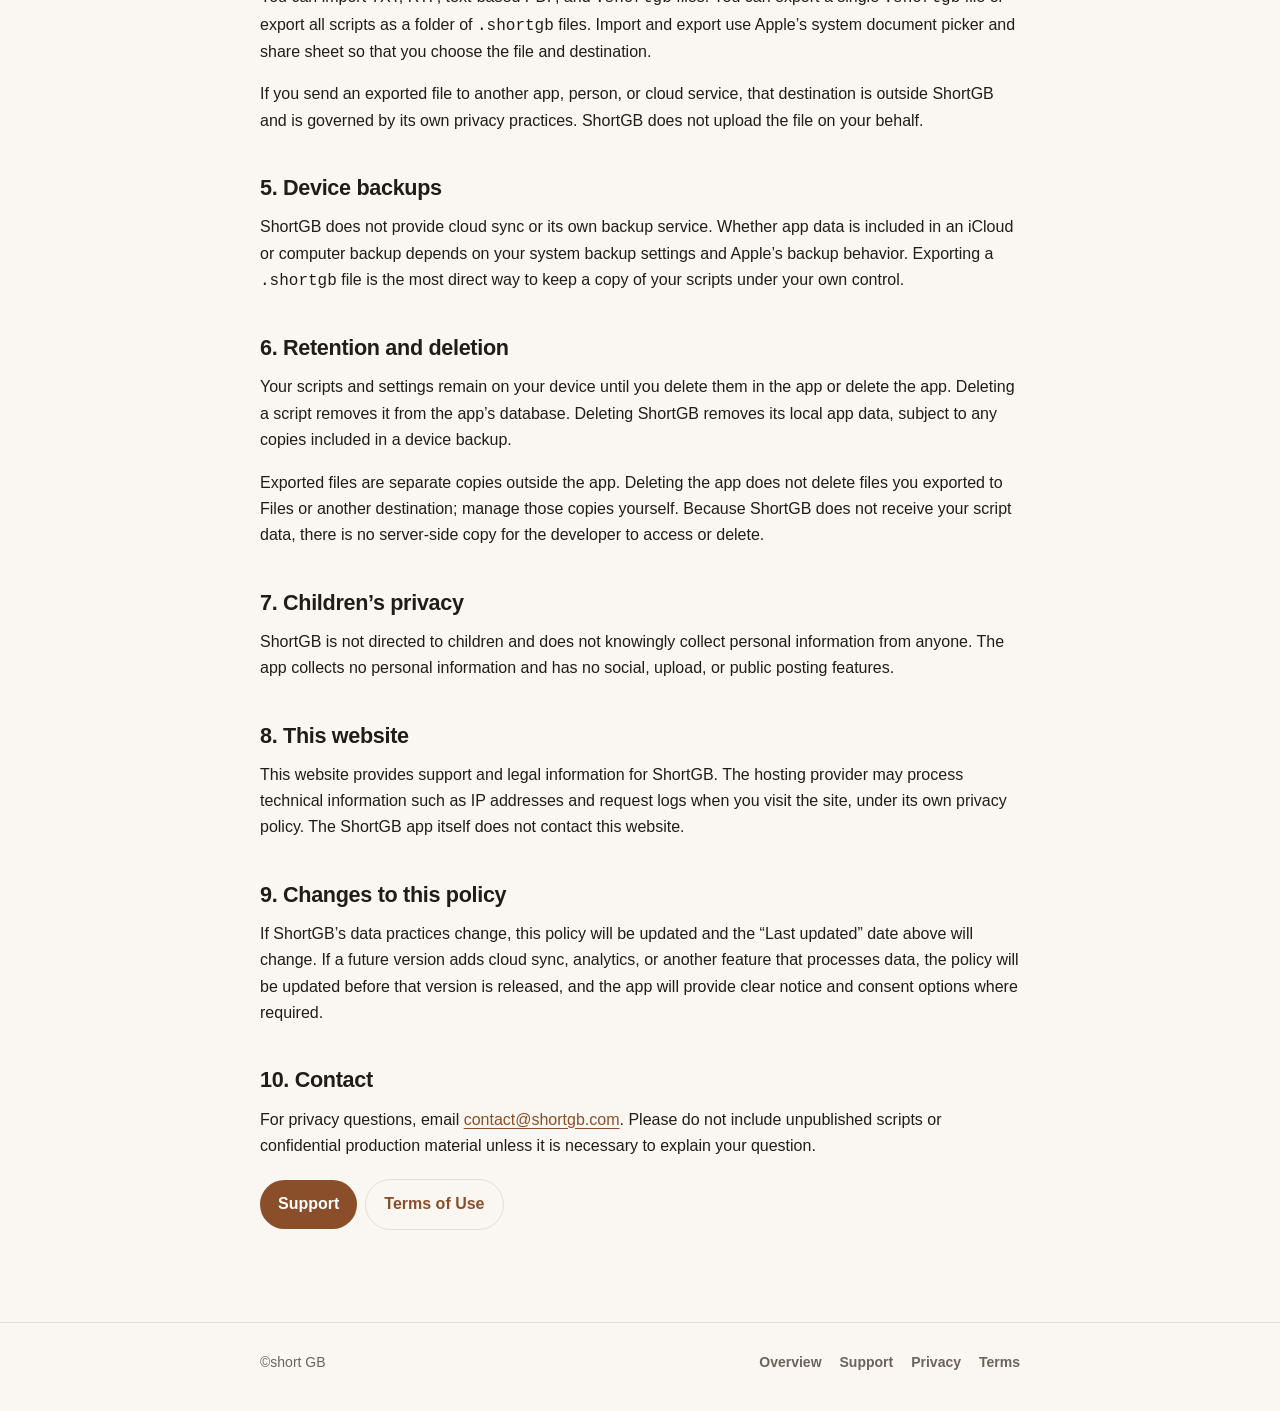
<file: shortgb/privacy/index.html>
<!doctype html>
<html lang="en">
<head>
  <meta charset="utf-8">
  <meta name="viewport" content="width=device-width, initial-scale=1">
  <title>ShortGB — Privacy Policy</title>
  <meta name="description" content="ShortGB privacy policy: local-only script storage, no account, no collection, no tracking, and no script content sent to a server.">
  <link rel="stylesheet" href="../assets/site.css">
</head>
<body>
  <a class="skip-link" href="#main">Skip to content</a>

  <header class="site-header">
    <div class="wrap">
      <a class="brand" href="../"><img src="../assets/icon-256.png" alt="" width="32" height="32">ShortGB</a>
      <nav aria-label="Primary">
        <ul>
          <li><a href="../">Overview</a></li>
          <li><a href="../support/">Support</a></li>
          <li><a href="./" aria-current="page">Privacy</a></li>
          <li><a href="../terms/">Terms</a></li>
        </ul>
      </nav>
    </div>
  </header>

  <main id="main" class="wrap">
    <p class="eyebrow">ShortGB</p>
    <h1>Privacy Policy</h1>
    <p class="lede">ShortGB is designed as a fully local script and prompt tool. Your scripts and reading settings stay on your device, and ShortGB does not collect, transmit, sell, or share your personal data.</p>
    <p class="updated">Effective date: November 24, 2026 · Last updated: November 24, 2026</p>

    <div class="summary">
      <h2>The short version</h2>
      <ul class="checks">
        <li>ShortGB does not require an account, sign-in, or registration.</li>
        <li>Your scripts, characters, and settings are stored locally on your device.</li>
        <li>ShortGB does not upload script content or personal data to a server.</li>
        <li>There is no analytics, advertising, tracking, or third-party SDK collection in ShortGB.</li>
        <li>ShortGB reads or writes only files you explicitly choose to import or export.</li>
      </ul>
    </div>

    <h2>1. Scope</h2>
    <p>This Privacy Policy explains how the ShortGB iOS app (“ShortGB”, “the app”) handles information. It applies to the app on iPhone and iPad. It does not apply to this website’s hosting provider or to third-party services you choose to use outside the app.</p>

    <h2>2. Information stored on your device</h2>
    <p>ShortGB stores the information you enter so that the app can work:</p>
    <ul>
      <li>scripts, including episode and scene structure;</li>
      <li>characters, dialogue lines, and action lines you create or import;</li>
      <li>the character currently selected for prompting;</li>
      <li>reading settings such as font weight, text size, spacing, reading width, colors, countdown, and reading guide;</li>
      <li>prompt position and other app settings;</li>
      <li>a record that the built-in sample script has already been imported.</li>
    </ul>
    <p>This information is stored in the app’s local sandbox on your device, including a local SQLite database and app preferences. It is not sent to ShortGB’s developer, because ShortGB has no server that receives script data.</p>

    <h2>3. No collection or transmission to us</h2>
    <p>ShortGB does not operate a backend for your scripts. The app does not transmit your scripts, characters, lines, settings, or prompt positions to the developer or to third parties. ShortGB does not include analytics, crash-reporting SDKs, advertising SDKs, or tracking technologies.</p>
    <p>ShortGB does not create a user profile, does not use advertising identifiers, and does not track you across apps or websites.</p>

    <h2>4. Import, export, and file access</h2>
    <p>ShortGB reads or writes only files you explicitly choose to import or export. It does not scan other files on your device.</p>
    <p>You can import TXT, RTF, text-based PDF, and <code>.shortgb</code> files. You can export a single <code>.shortgb</code> file or export all scripts as a folder of <code>.shortgb</code> files. Import and export use Apple’s system document picker and share sheet so that you choose the file and destination.</p>
    <p>If you send an exported file to another app, person, or cloud service, that destination is outside ShortGB and is governed by its own privacy practices. ShortGB does not upload the file on your behalf.</p>

    <h2>5. Device backups</h2>
    <p>ShortGB does not provide cloud sync or its own backup service. Whether app data is included in an iCloud or computer backup depends on your system backup settings and Apple’s backup behavior. Exporting a <code>.shortgb</code> file is the most direct way to keep a copy of your scripts under your own control.</p>

    <h2>6. Retention and deletion</h2>
    <p>Your scripts and settings remain on your device until you delete them in the app or delete the app. Deleting a script removes it from the app’s database. Deleting ShortGB removes its local app data, subject to any copies included in a device backup.</p>
    <p>Exported files are separate copies outside the app. Deleting the app does not delete files you exported to Files or another destination; manage those copies yourself. Because ShortGB does not receive your script data, there is no server-side copy for the developer to access or delete.</p>

    <h2>7. Children’s privacy</h2>
    <p>ShortGB is not directed to children and does not knowingly collect personal information from anyone. The app collects no personal information and has no social, upload, or public posting features.</p>

    <h2>8. This website</h2>
    <p>This website provides support and legal information for ShortGB. The hosting provider may process technical information such as IP addresses and request logs when you visit the site, under its own privacy policy. The ShortGB app itself does not contact this website.</p>

    <h2>9. Changes to this policy</h2>
    <p>If ShortGB’s data practices change, this policy will be updated and the “Last updated” date above will change. If a future version adds cloud sync, analytics, or another feature that processes data, the policy will be updated before that version is released, and the app will provide clear notice and consent options where required.</p>

    <h2>10. Contact</h2>
    <p>For privacy questions, email <a href="mailto:contact@shortgb.com">contact@shortgb.com</a>. Please do not include unpublished scripts or confidential production material unless it is necessary to explain your question.</p>

    <p><a class="button" href="../support/">Support</a><a class="button secondary" href="../terms/">Terms of Use</a></p>
  </main>

  <footer class="site-footer">
    <div class="wrap">
      <span>©short GB</span>
      <nav aria-label="Footer">
        <ul>
          <li><a href="../">Overview</a></li>
          <li><a href="../support/">Support</a></li>
          <li><a href="../privacy/">Privacy</a></li>
          <li><a href="../terms/">Terms</a></li>
        </ul>
      </nav>
    </div>
  </footer>
</body>
</html>
</file>
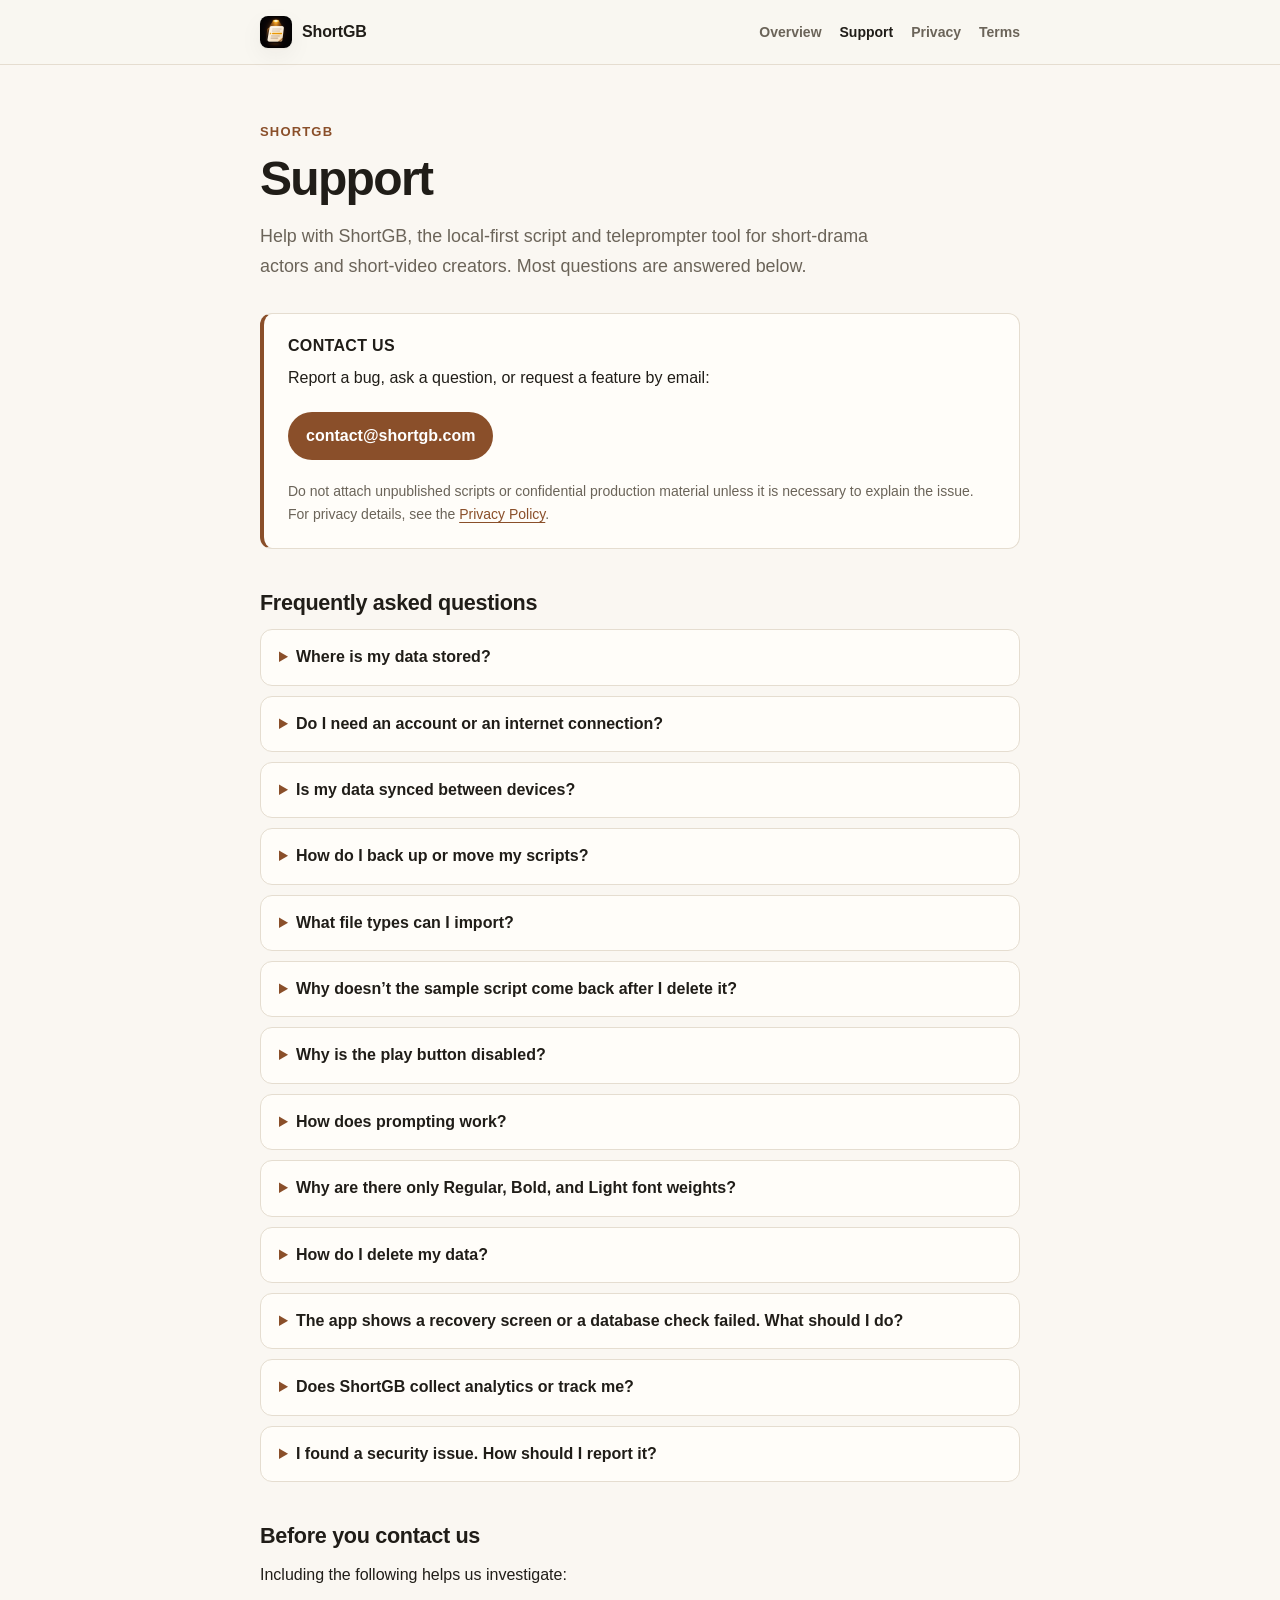
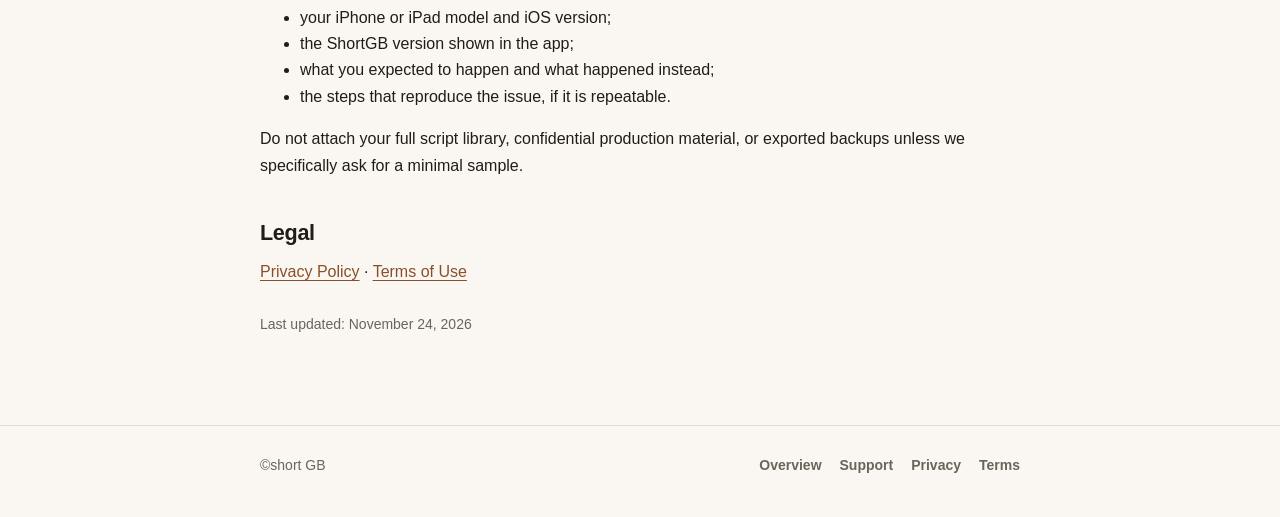
<file: shortgb/support/index.html>
<!doctype html>
<html lang="en">
<head>
  <meta charset="utf-8">
  <meta name="viewport" content="width=device-width, initial-scale=1">
  <title>ShortGB — Support</title>
  <meta name="description" content="Support for ShortGB, a local-first script and teleprompter tool. FAQ, troubleshooting, import and backup help, and contact information.">
  <link rel="stylesheet" href="../assets/site.css">
</head>
<body>
  <a class="skip-link" href="#main">Skip to content</a>

  <header class="site-header">
    <div class="wrap">
      <a class="brand" href="../"><img src="../assets/icon-256.png" alt="" width="32" height="32">ShortGB</a>
      <nav aria-label="Primary">
        <ul>
          <li><a href="../">Overview</a></li>
          <li><a href="./" aria-current="page">Support</a></li>
          <li><a href="../privacy/">Privacy</a></li>
          <li><a href="../terms/">Terms</a></li>
        </ul>
      </nav>
    </div>
  </header>

  <main id="main" class="wrap">
    <p class="eyebrow">ShortGB</p>
    <h1>Support</h1>
    <p class="lede">Help with ShortGB, the local-first script and teleprompter tool for short-drama actors and short-video creators. Most questions are answered below.</p>

    <div class="summary">
      <h2>Contact us</h2>
      <p>Report a bug, ask a question, or request a feature by email:</p>
      <p><a class="button" href="mailto:contact@shortgb.com">contact@shortgb.com</a></p>
      <p class="note">Do not attach unpublished scripts or confidential production material unless it is necessary to explain the issue. For privacy details, see the <a href="../privacy/">Privacy Policy</a>.</p>
    </div>

    <h2>Frequently asked questions</h2>

    <details>
      <summary>Where is my data stored?</summary>
      <p>On your device. ShortGB keeps scripts, characters, reading settings, and prompt positions in a local database and local app preferences inside the app’s sandbox. It does not upload them to a server. There is no account and no cloud sync.</p>
    </details>

    <details>
      <summary>Do I need an account or an internet connection?</summary>
      <p>No. ShortGB has no sign-in, subscription, or account system, and it runs fully offline. Scripts never need to be uploaded to use the app.</p>
    </details>

    <details>
      <summary>Is my data synced between devices?</summary>
      <p>No. ShortGB does not provide account-based or cloud sync. Data entered on one device is not automatically available on another device. To move scripts, export them as <code>.shortgb</code> files and import them on the other device.</p>
    </details>

    <details>
      <summary>How do I back up or move my scripts?</summary>
      <p>From <strong>More</strong> on the home screen, choose the option to export all scripts. ShortGB creates one folder containing a <code>.shortgb</code> file for each script and opens the system document picker so you can save it to Files or another location you trust.</p>
      <p>To export a single script, open the script editor and use its export action. To restore, choose the import option and select a TXT, RTF, text-based PDF, or <code>.shortgb</code> file. Export backups regularly, especially before changing devices or reinstalling the app.</p>
    </details>

    <details>
      <summary>What file types can I import?</summary>
      <p>ShortGB supports TXT, RTF, text-based PDF, and <code>.shortgb</code>. Scanned PDFs have no selectable text, so V1 does not support OCR or scanned PDFs. For best results, use a text-based PDF or export the script as plain text.</p>
    </details>

    <details>
      <summary>Why doesn’t the sample script come back after I delete it?</summary>
      <p>The built-in sample script is imported only once, on first launch. If you delete it, ShortGB remembers that it was already imported and does not restore it automatically. You can still create or import your own scripts.</p>
    </details>

    <details>
      <summary>Why is the play button disabled?</summary>
      <p>The play button is disabled when the current scene fits on one screen or has no content, because there is nothing to scroll. Add more lines or choose a scene with content.</p>
    </details>

    <details>
      <summary>How does prompting work?</summary>
      <p>Select a character to highlight your lines, then start the prompt. A 3-2-1 countdown appears before playback by default and can be turned off in Reading Settings. Tap the text during playback to pause or resume. While paused, you can drag the text, drag the progress bar, use −5s / +5s, or jump to the previous or next line.</p>
      <p>The speed control supports fine adjustment, ±5 steps, an exact value, and common presets. Time remaining is estimated at the current speed. The eye button shows only your lines with nearby context.</p>
    </details>

    <details>
      <summary>Why are there only Regular, Bold, and Light font weights?</summary>
      <p>ShortGB uses system font weights so the app stays fast and ships no third-party font licenses. Text size, line spacing, paragraph spacing, reading width, text color, and background color can be adjusted in Reading Settings.</p>
    </details>

    <details>
      <summary>How do I delete my data?</summary>
      <p>Delete individual scripts in the app, or delete ShortGB from your device to remove its local app data. Exported <code>.shortgb</code> files are separate copies outside the app and are not deleted with it, so manage or remove them yourself. Because ShortGB does not create a cloud copy of your scripts, the developer cannot restore deleted data.</p>
    </details>

    <details>
      <summary>The app shows a recovery screen or a database check failed. What should I do?</summary>
      <p>Export a backup first if the recovery screen offers that option, then follow the on-screen steps to rebuild the database. If the problem continues, contact us with your device model, iOS version, ShortGB version, and the steps that led to the message.</p>
    </details>

    <details>
      <summary>Does ShortGB collect analytics or track me?</summary>
      <p>No. ShortGB has no analytics, advertising, tracking, or third-party SDK collection, and it does not send script content to a server. See the <a href="../privacy/">Privacy Policy</a> for details.</p>
    </details>

    <details>
      <summary>I found a security issue. How should I report it?</summary>
      <p>Email <a href="mailto:contact@shortgb.com">contact@shortgb.com</a> with a description of the problem and the steps needed to reproduce it. Do not include unpublished scripts, passwords, or other unnecessary sensitive information.</p>
    </details>

    <h2>Before you contact us</h2>
    <p>Including the following helps us investigate:</p>
    <ul>
      <li>your iPhone or iPad model and iOS version;</li>
      <li>the ShortGB version shown in the app;</li>
      <li>what you expected to happen and what happened instead;</li>
      <li>the steps that reproduce the issue, if it is repeatable.</li>
    </ul>
    <p>Do not attach your full script library, confidential production material, or exported backups unless we specifically ask for a minimal sample.</p>

    <h2>Legal</h2>
    <p><a href="../privacy/">Privacy Policy</a> · <a href="../terms/">Terms of Use</a></p>
    <p class="updated">Last updated: November 24, 2026</p>
  </main>

  <footer class="site-footer">
    <div class="wrap">
      <span>©short GB</span>
      <nav aria-label="Footer">
        <ul>
          <li><a href="../">Overview</a></li>
          <li><a href="../support/">Support</a></li>
          <li><a href="../privacy/">Privacy</a></li>
          <li><a href="../terms/">Terms</a></li>
        </ul>
      </nav>
    </div>
  </footer>
</body>
</html>
</file>
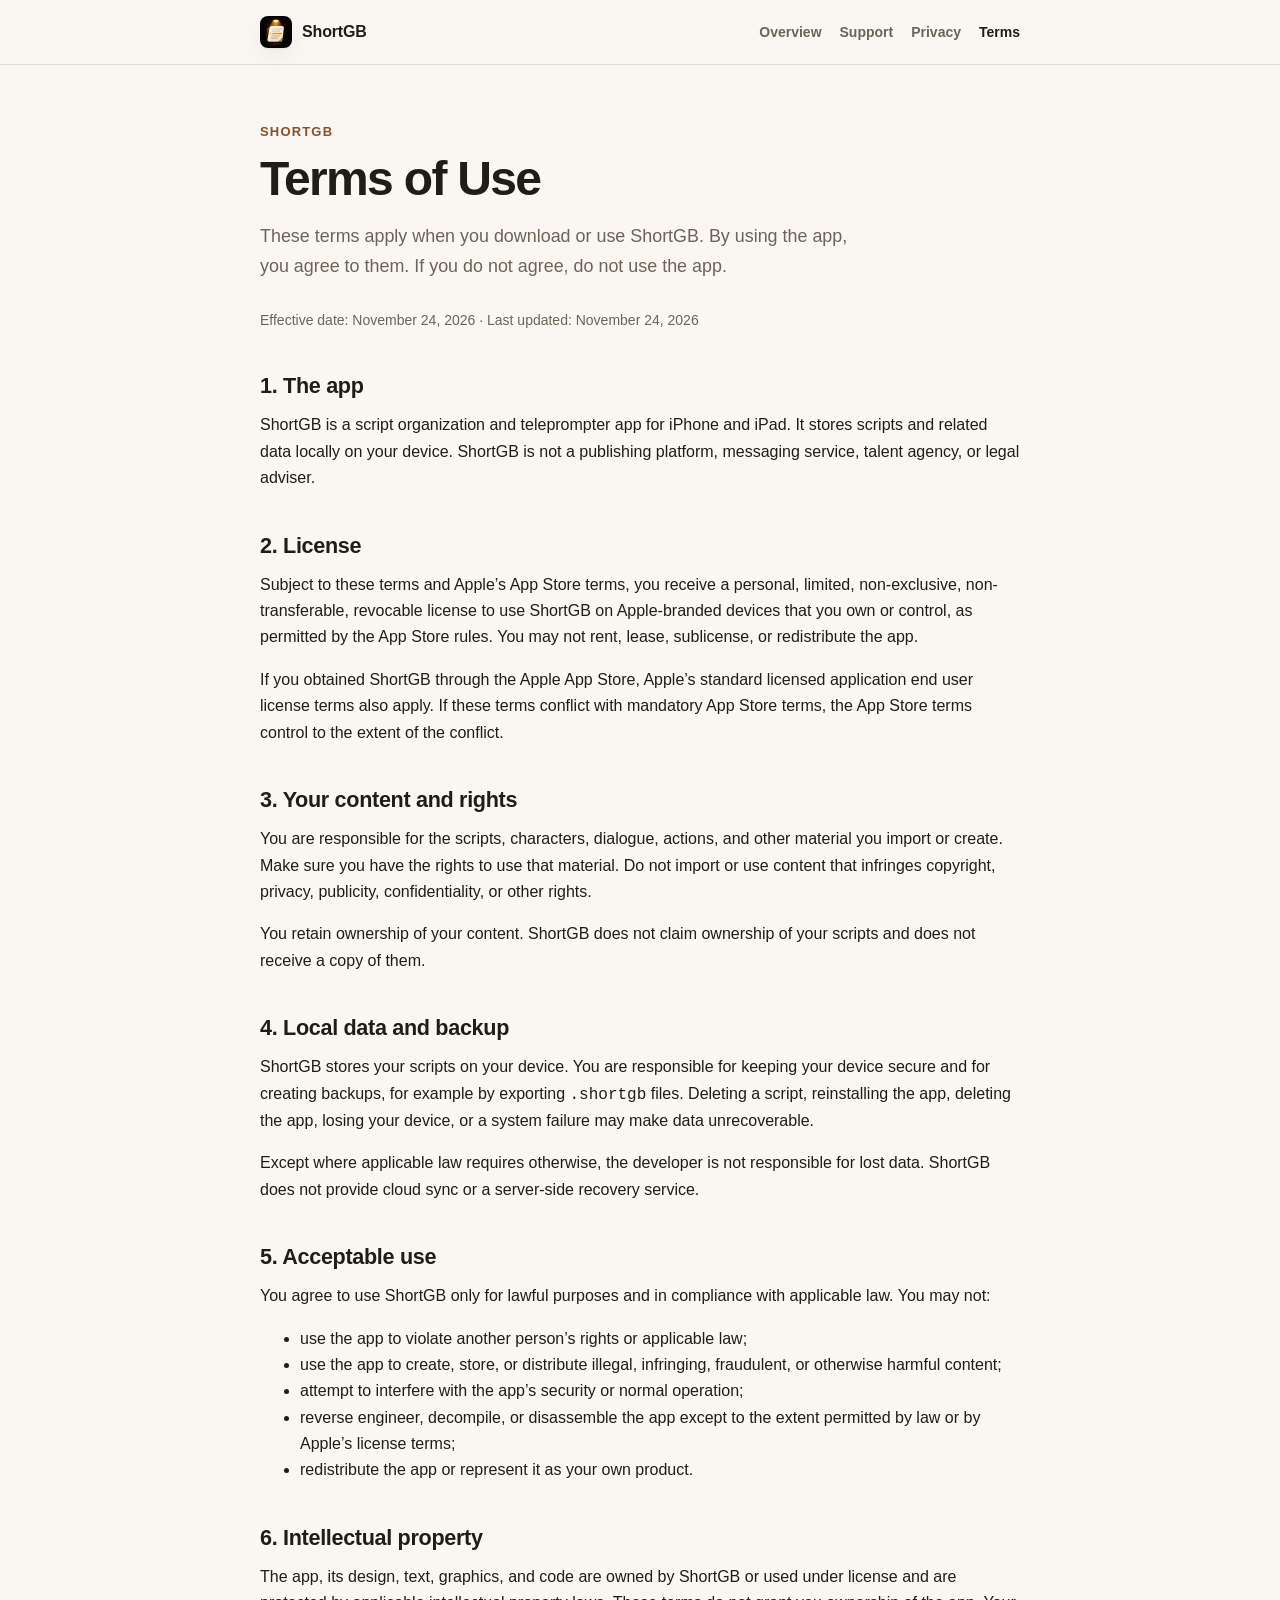
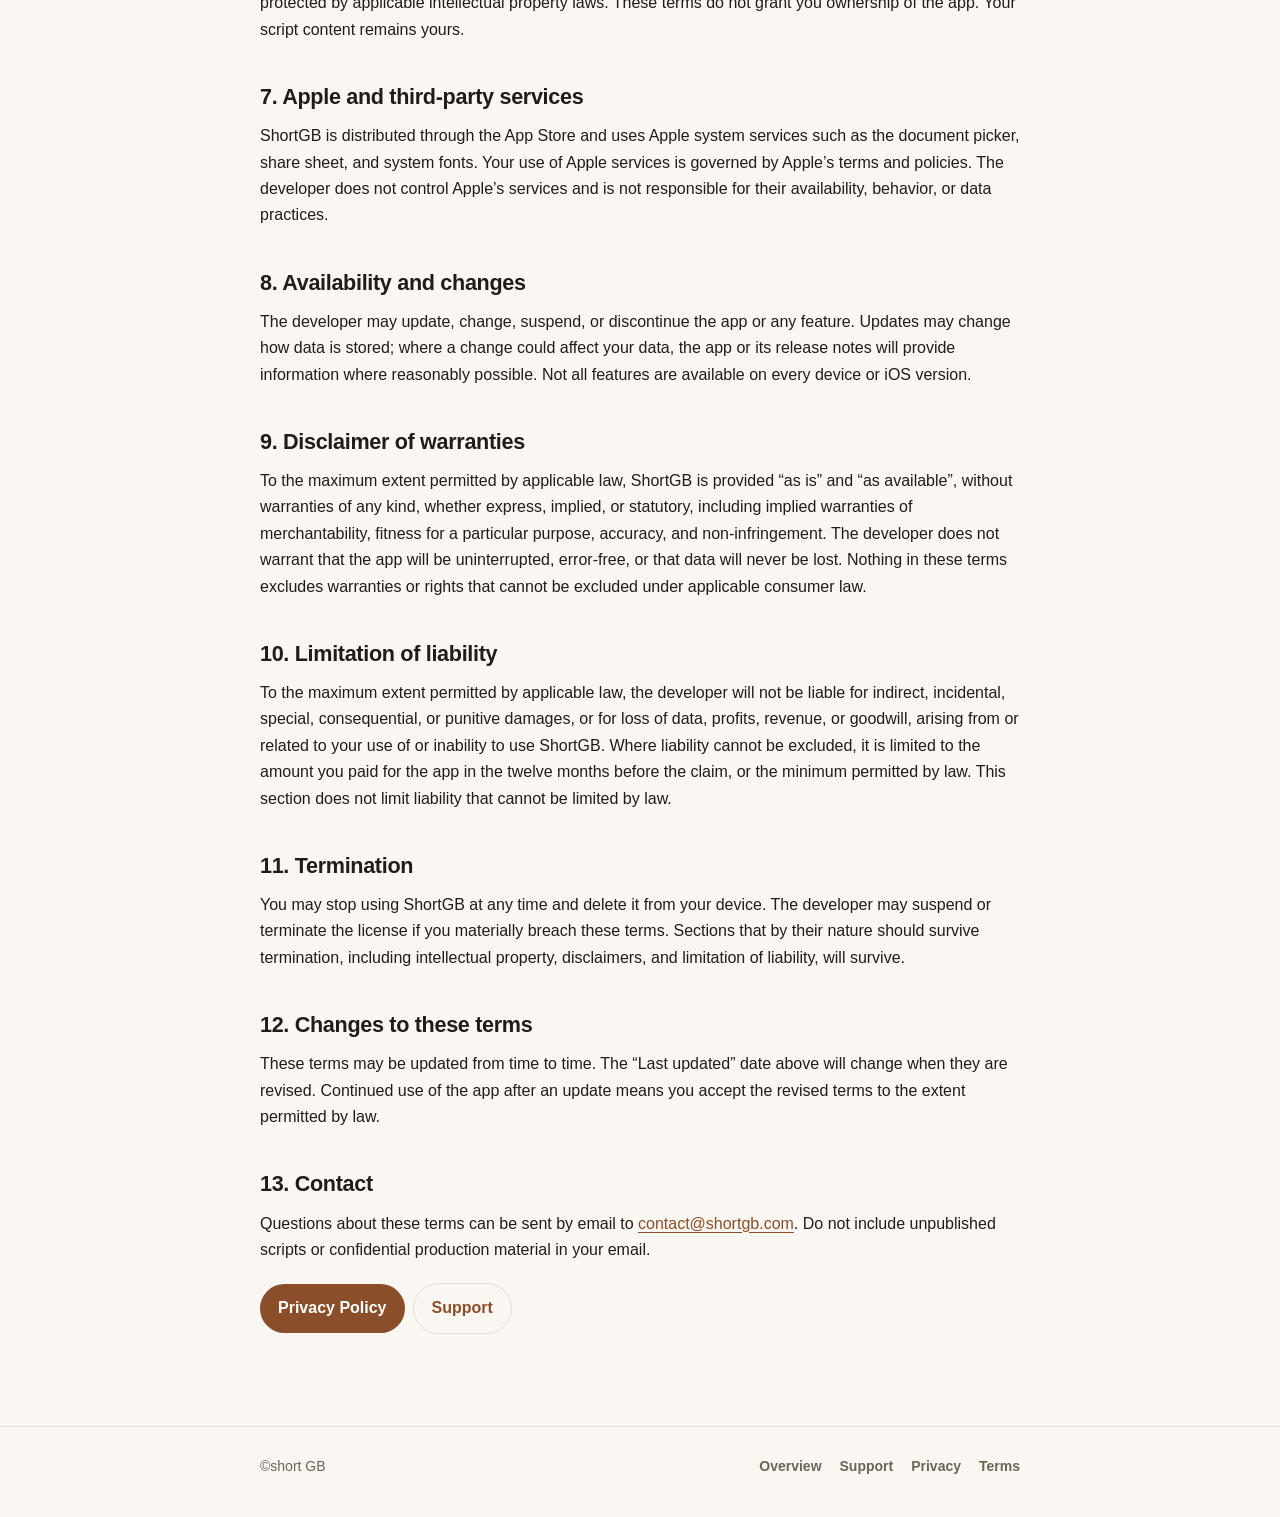
<file: shortgb/terms/index.html>
<!doctype html>
<html lang="en">
<head>
  <meta charset="utf-8">
  <meta name="viewport" content="width=device-width, initial-scale=1">
  <title>ShortGB — Terms of Use</title>
  <meta name="description" content="Terms of use for ShortGB, a local-first script and teleprompter tool for iPhone and iPad.">
  <link rel="stylesheet" href="../assets/site.css">
</head>
<body>
  <a class="skip-link" href="#main">Skip to content</a>

  <header class="site-header">
    <div class="wrap">
      <a class="brand" href="../"><img src="../assets/icon-256.png" alt="" width="32" height="32">ShortGB</a>
      <nav aria-label="Primary">
        <ul>
          <li><a href="../">Overview</a></li>
          <li><a href="../support/">Support</a></li>
          <li><a href="../privacy/">Privacy</a></li>
          <li><a href="./" aria-current="page">Terms</a></li>
        </ul>
      </nav>
    </div>
  </header>

  <main id="main" class="wrap">
    <p class="eyebrow">ShortGB</p>
    <h1>Terms of Use</h1>
    <p class="lede">These terms apply when you download or use ShortGB. By using the app, you agree to them. If you do not agree, do not use the app.</p>
    <p class="updated">Effective date: November 24, 2026 · Last updated: November 24, 2026</p>

    <h2>1. The app</h2>
    <p>ShortGB is a script organization and teleprompter app for iPhone and iPad. It stores scripts and related data locally on your device. ShortGB is not a publishing platform, messaging service, talent agency, or legal adviser.</p>

    <h2>2. License</h2>
    <p>Subject to these terms and Apple’s App Store terms, you receive a personal, limited, non-exclusive, non-transferable, revocable license to use ShortGB on Apple-branded devices that you own or control, as permitted by the App Store rules. You may not rent, lease, sublicense, or redistribute the app.</p>
    <p>If you obtained ShortGB through the Apple App Store, Apple’s standard licensed application end user license terms also apply. If these terms conflict with mandatory App Store terms, the App Store terms control to the extent of the conflict.</p>

    <h2>3. Your content and rights</h2>
    <p>You are responsible for the scripts, characters, dialogue, actions, and other material you import or create. Make sure you have the rights to use that material. Do not import or use content that infringes copyright, privacy, publicity, confidentiality, or other rights.</p>
    <p>You retain ownership of your content. ShortGB does not claim ownership of your scripts and does not receive a copy of them.</p>

    <h2>4. Local data and backup</h2>
    <p>ShortGB stores your scripts on your device. You are responsible for keeping your device secure and for creating backups, for example by exporting <code>.shortgb</code> files. Deleting a script, reinstalling the app, deleting the app, losing your device, or a system failure may make data unrecoverable.</p>
    <p>Except where applicable law requires otherwise, the developer is not responsible for lost data. ShortGB does not provide cloud sync or a server-side recovery service.</p>

    <h2>5. Acceptable use</h2>
    <p>You agree to use ShortGB only for lawful purposes and in compliance with applicable law. You may not:</p>
    <ul>
      <li>use the app to violate another person’s rights or applicable law;</li>
      <li>use the app to create, store, or distribute illegal, infringing, fraudulent, or otherwise harmful content;</li>
      <li>attempt to interfere with the app’s security or normal operation;</li>
      <li>reverse engineer, decompile, or disassemble the app except to the extent permitted by law or by Apple’s license terms;</li>
      <li>redistribute the app or represent it as your own product.</li>
    </ul>

    <h2>6. Intellectual property</h2>
    <p>The app, its design, text, graphics, and code are owned by ShortGB or used under license and are protected by applicable intellectual property laws. These terms do not grant you ownership of the app. Your script content remains yours.</p>

    <h2>7. Apple and third-party services</h2>
    <p>ShortGB is distributed through the App Store and uses Apple system services such as the document picker, share sheet, and system fonts. Your use of Apple services is governed by Apple’s terms and policies. The developer does not control Apple’s services and is not responsible for their availability, behavior, or data practices.</p>

    <h2>8. Availability and changes</h2>
    <p>The developer may update, change, suspend, or discontinue the app or any feature. Updates may change how data is stored; where a change could affect your data, the app or its release notes will provide information where reasonably possible. Not all features are available on every device or iOS version.</p>

    <h2>9. Disclaimer of warranties</h2>
    <p>To the maximum extent permitted by applicable law, ShortGB is provided “as is” and “as available”, without warranties of any kind, whether express, implied, or statutory, including implied warranties of merchantability, fitness for a particular purpose, accuracy, and non-infringement. The developer does not warrant that the app will be uninterrupted, error-free, or that data will never be lost. Nothing in these terms excludes warranties or rights that cannot be excluded under applicable consumer law.</p>

    <h2>10. Limitation of liability</h2>
    <p>To the maximum extent permitted by applicable law, the developer will not be liable for indirect, incidental, special, consequential, or punitive damages, or for loss of data, profits, revenue, or goodwill, arising from or related to your use of or inability to use ShortGB. Where liability cannot be excluded, it is limited to the amount you paid for the app in the twelve months before the claim, or the minimum permitted by law. This section does not limit liability that cannot be limited by law.</p>

    <h2>11. Termination</h2>
    <p>You may stop using ShortGB at any time and delete it from your device. The developer may suspend or terminate the license if you materially breach these terms. Sections that by their nature should survive termination, including intellectual property, disclaimers, and limitation of liability, will survive.</p>

    <h2>12. Changes to these terms</h2>
    <p>These terms may be updated from time to time. The “Last updated” date above will change when they are revised. Continued use of the app after an update means you accept the revised terms to the extent permitted by law.</p>

    <h2>13. Contact</h2>
    <p>Questions about these terms can be sent by email to <a href="mailto:contact@shortgb.com">contact@shortgb.com</a>. Do not include unpublished scripts or confidential production material in your email.</p>

    <p><a class="button" href="../privacy/">Privacy Policy</a><a class="button secondary" href="../support/">Support</a></p>
  </main>

  <footer class="site-footer">
    <div class="wrap">
      <span>©short GB</span>
      <nav aria-label="Footer">
        <ul>
          <li><a href="../">Overview</a></li>
          <li><a href="../support/">Support</a></li>
          <li><a href="../privacy/">Privacy</a></li>
          <li><a href="../terms/">Terms</a></li>
        </ul>
      </nav>
    </div>
  </footer>
</body>
</html>
</file>
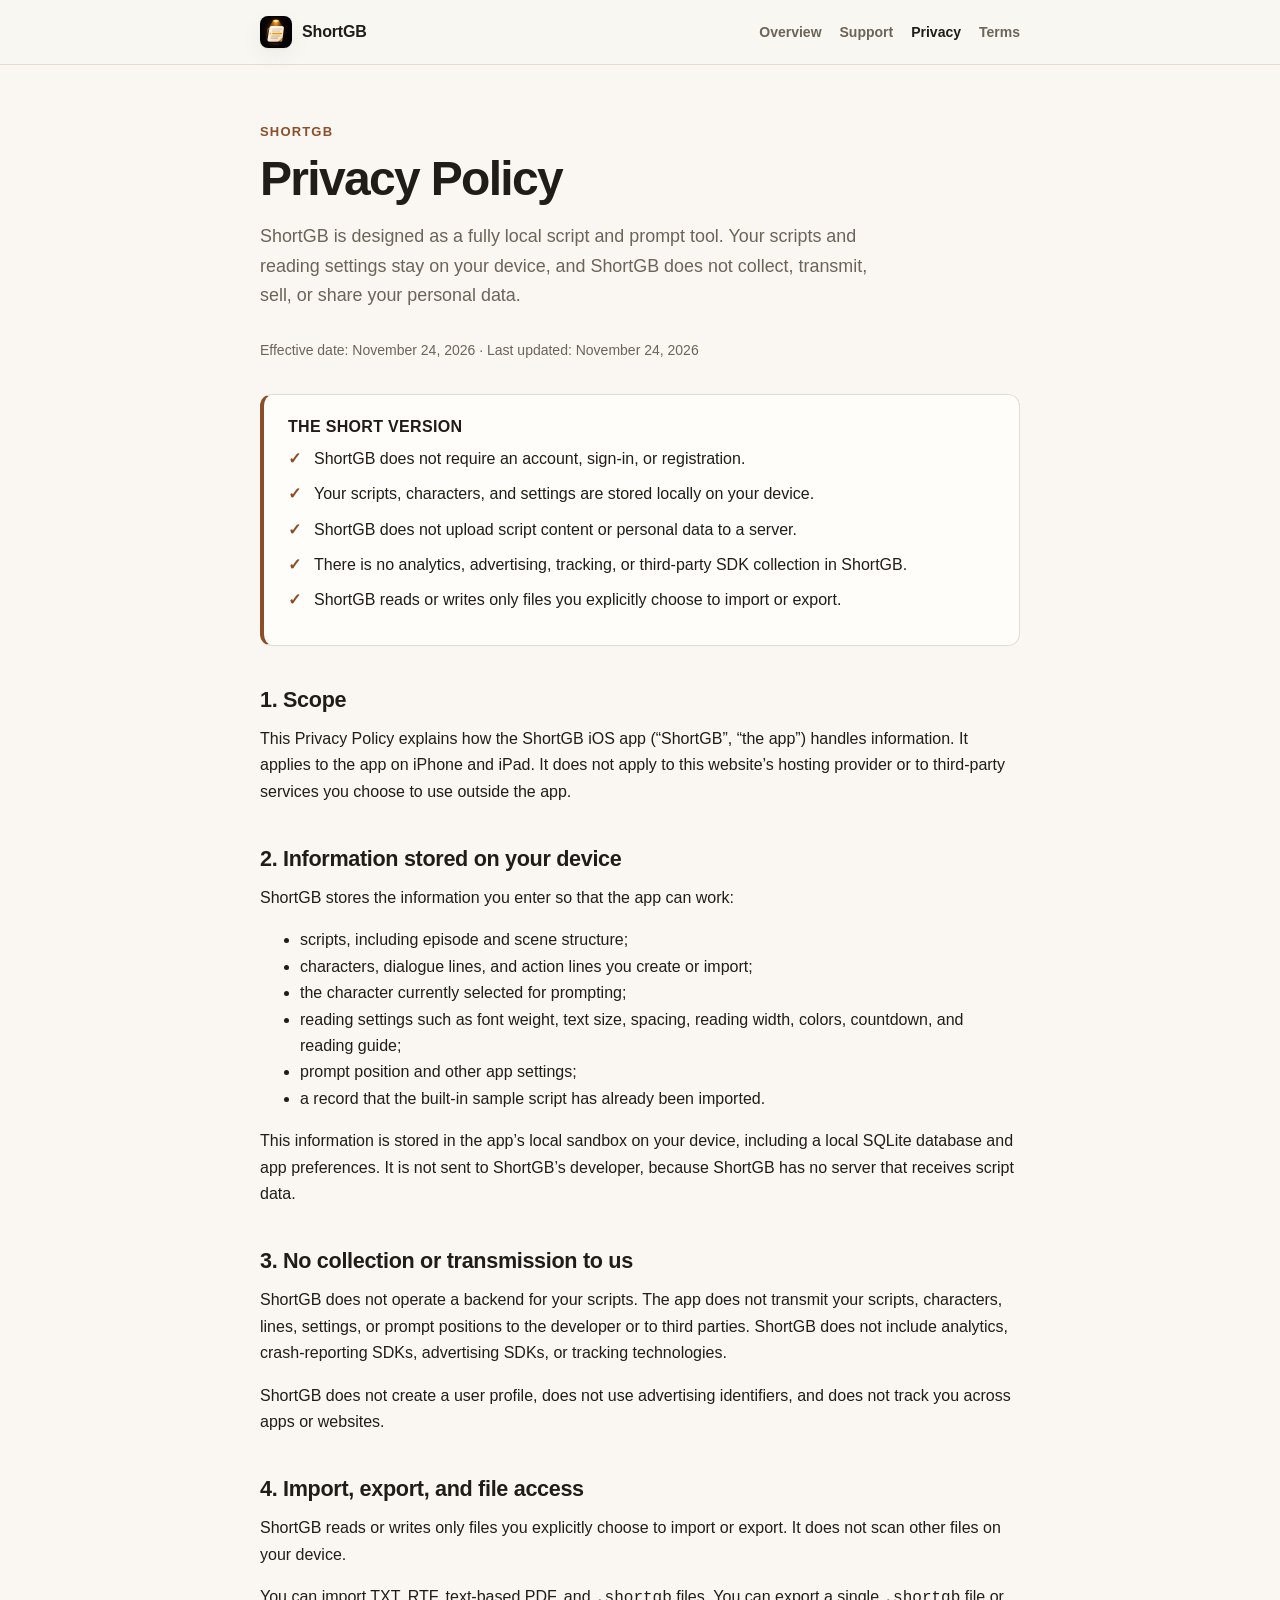
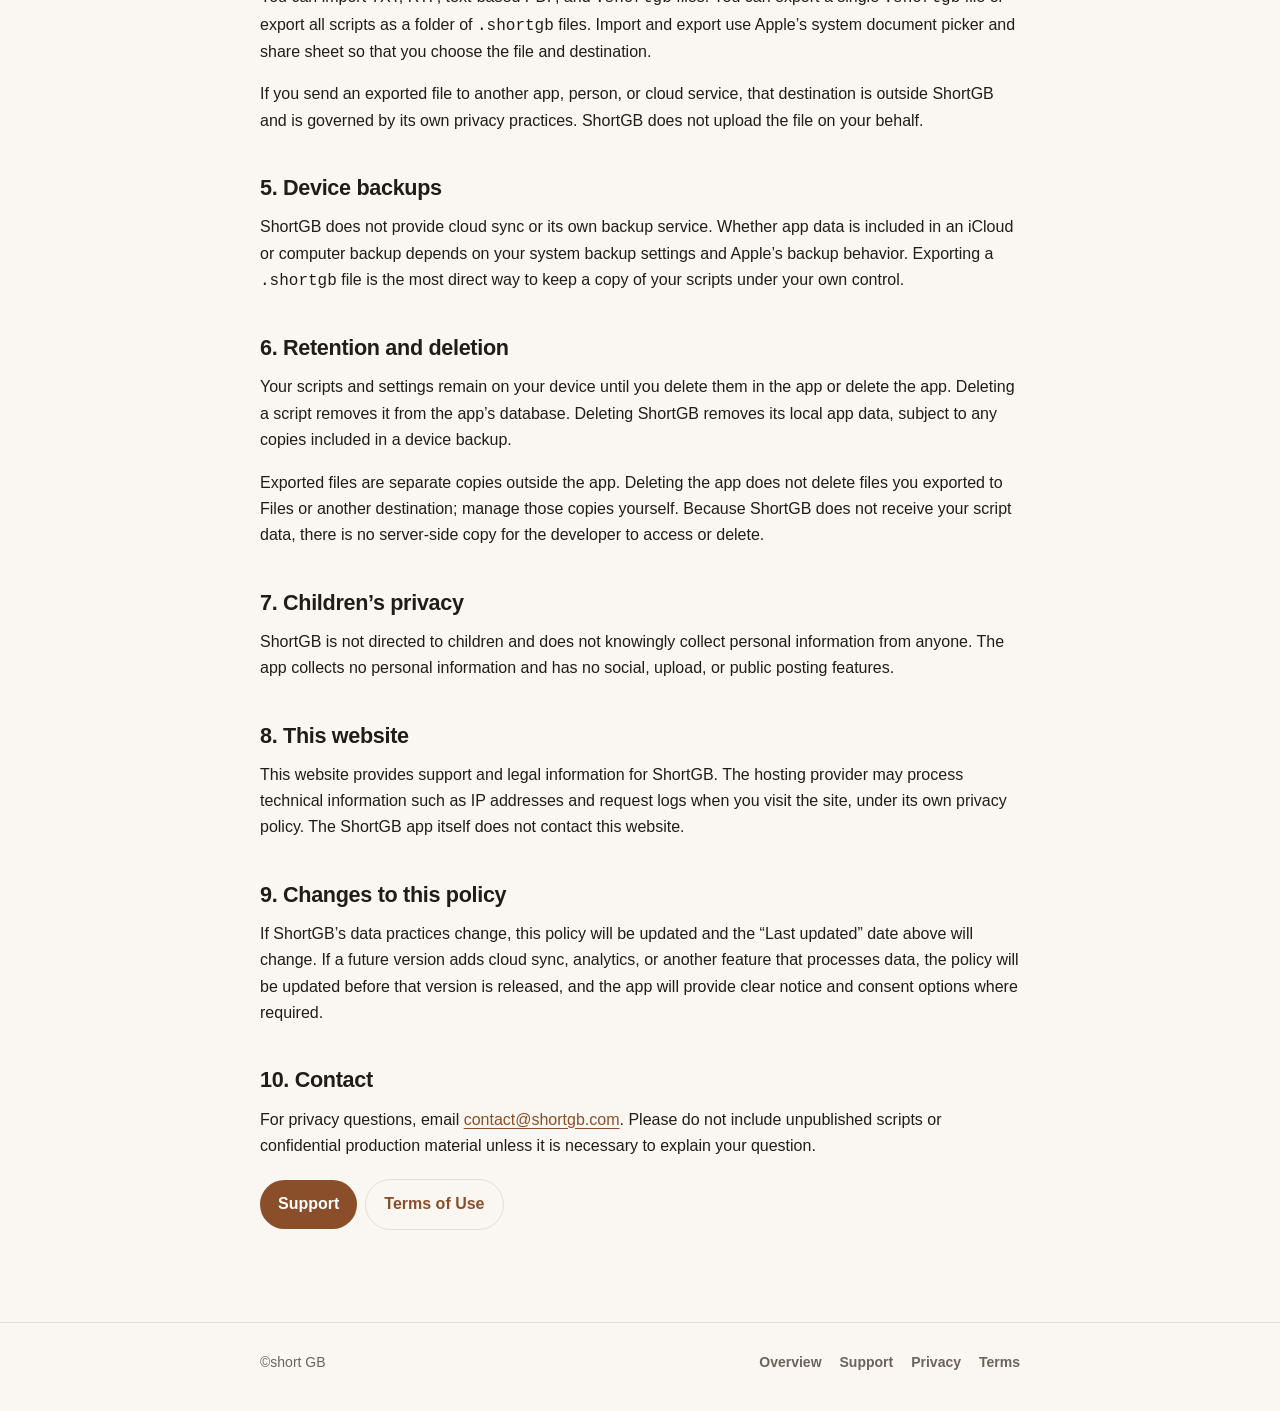
<file: shortgb/privacy.html>
<!doctype html>
<html lang="en">
<head>
  <meta charset="utf-8">
  <meta name="viewport" content="width=device-width, initial-scale=1">
  <title>ShortGB — Privacy Policy</title>
  <meta name="description" content="ShortGB privacy policy: local-only script storage, no account, no collection, no tracking, and no script content sent to a server.">
  <link rel="stylesheet" href="assets/site.css">
</head>
<body>
  <a class="skip-link" href="#main">Skip to content</a>

  <header class="site-header">
    <div class="wrap">
      <a class="brand" href="index.html"><img src="assets/icon-256.png" alt="" width="32" height="32">ShortGB</a>
      <nav aria-label="Primary">
        <ul>
          <li><a href="index.html">Overview</a></li>
          <li><a href="support.html">Support</a></li>
          <li><a href="privacy.html" aria-current="page">Privacy</a></li>
          <li><a href="terms.html">Terms</a></li>
        </ul>
      </nav>
    </div>
  </header>

  <main id="main" class="wrap">
    <p class="eyebrow">ShortGB</p>
    <h1>Privacy Policy</h1>
    <p class="lede">ShortGB is designed as a fully local script and prompt tool. Your scripts and reading settings stay on your device, and ShortGB does not collect, transmit, sell, or share your personal data.</p>
    <p class="updated">Effective date: November 24, 2026 · Last updated: November 24, 2026</p>

    <div class="summary">
      <h2>The short version</h2>
      <ul class="checks">
        <li>ShortGB does not require an account, sign-in, or registration.</li>
        <li>Your scripts, characters, and settings are stored locally on your device.</li>
        <li>ShortGB does not upload script content or personal data to a server.</li>
        <li>There is no analytics, advertising, tracking, or third-party SDK collection in ShortGB.</li>
        <li>ShortGB reads or writes only files you explicitly choose to import or export.</li>
      </ul>
    </div>

    <h2>1. Scope</h2>
    <p>This Privacy Policy explains how the ShortGB iOS app (“ShortGB”, “the app”) handles information. It applies to the app on iPhone and iPad. It does not apply to this website’s hosting provider or to third-party services you choose to use outside the app.</p>

    <h2>2. Information stored on your device</h2>
    <p>ShortGB stores the information you enter so that the app can work:</p>
    <ul>
      <li>scripts, including episode and scene structure;</li>
      <li>characters, dialogue lines, and action lines you create or import;</li>
      <li>the character currently selected for prompting;</li>
      <li>reading settings such as font weight, text size, spacing, reading width, colors, countdown, and reading guide;</li>
      <li>prompt position and other app settings;</li>
      <li>a record that the built-in sample script has already been imported.</li>
    </ul>
    <p>This information is stored in the app’s local sandbox on your device, including a local SQLite database and app preferences. It is not sent to ShortGB’s developer, because ShortGB has no server that receives script data.</p>

    <h2>3. No collection or transmission to us</h2>
    <p>ShortGB does not operate a backend for your scripts. The app does not transmit your scripts, characters, lines, settings, or prompt positions to the developer or to third parties. ShortGB does not include analytics, crash-reporting SDKs, advertising SDKs, or tracking technologies.</p>
    <p>ShortGB does not create a user profile, does not use advertising identifiers, and does not track you across apps or websites.</p>

    <h2>4. Import, export, and file access</h2>
    <p>ShortGB reads or writes only files you explicitly choose to import or export. It does not scan other files on your device.</p>
    <p>You can import TXT, RTF, text-based PDF, and <code>.shortgb</code> files. You can export a single <code>.shortgb</code> file or export all scripts as a folder of <code>.shortgb</code> files. Import and export use Apple’s system document picker and share sheet so that you choose the file and destination.</p>
    <p>If you send an exported file to another app, person, or cloud service, that destination is outside ShortGB and is governed by its own privacy practices. ShortGB does not upload the file on your behalf.</p>

    <h2>5. Device backups</h2>
    <p>ShortGB does not provide cloud sync or its own backup service. Whether app data is included in an iCloud or computer backup depends on your system backup settings and Apple’s backup behavior. Exporting a <code>.shortgb</code> file is the most direct way to keep a copy of your scripts under your own control.</p>

    <h2>6. Retention and deletion</h2>
    <p>Your scripts and settings remain on your device until you delete them in the app or delete the app. Deleting a script removes it from the app’s database. Deleting ShortGB removes its local app data, subject to any copies included in a device backup.</p>
    <p>Exported files are separate copies outside the app. Deleting the app does not delete files you exported to Files or another destination; manage those copies yourself. Because ShortGB does not receive your script data, there is no server-side copy for the developer to access or delete.</p>

    <h2>7. Children’s privacy</h2>
    <p>ShortGB is not directed to children and does not knowingly collect personal information from anyone. The app collects no personal information and has no social, upload, or public posting features.</p>

    <h2>8. This website</h2>
    <p>This website provides support and legal information for ShortGB. The hosting provider may process technical information such as IP addresses and request logs when you visit the site, under its own privacy policy. The ShortGB app itself does not contact this website.</p>

    <h2>9. Changes to this policy</h2>
    <p>If ShortGB’s data practices change, this policy will be updated and the “Last updated” date above will change. If a future version adds cloud sync, analytics, or another feature that processes data, the policy will be updated before that version is released, and the app will provide clear notice and consent options where required.</p>

    <h2>10. Contact</h2>
    <p>For privacy questions, email <a href="mailto:contact@shortgb.com">contact@shortgb.com</a>. Please do not include unpublished scripts or confidential production material unless it is necessary to explain your question.</p>

    <p><a class="button" href="support.html">Support</a><a class="button secondary" href="terms.html">Terms of Use</a></p>
  </main>

  <footer class="site-footer">
    <div class="wrap">
      <span>©short GB</span>
      <nav aria-label="Footer">
        <ul>
          <li><a href="index.html">Overview</a></li>
          <li><a href="support.html">Support</a></li>
          <li><a href="privacy.html">Privacy</a></li>
          <li><a href="terms.html">Terms</a></li>
        </ul>
      </nav>
    </div>
  </footer>
</body>
</html>
</file>
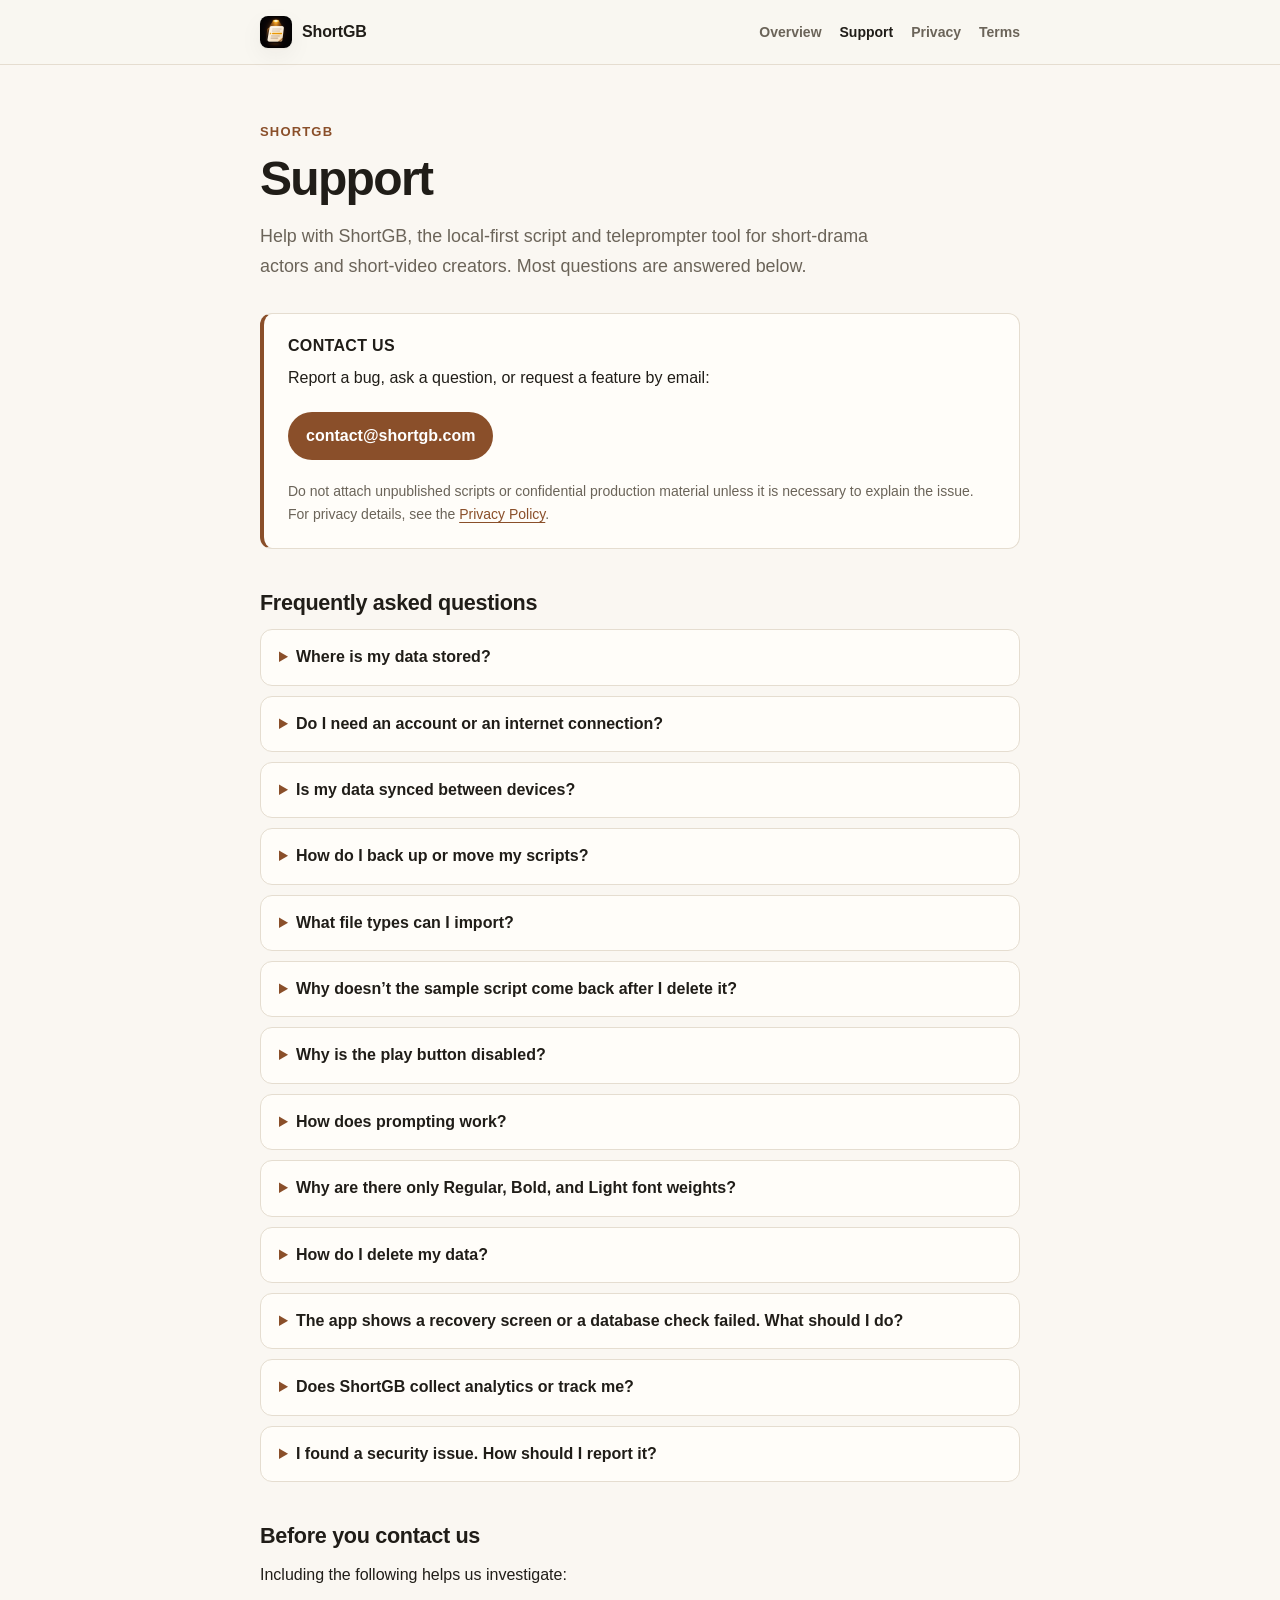
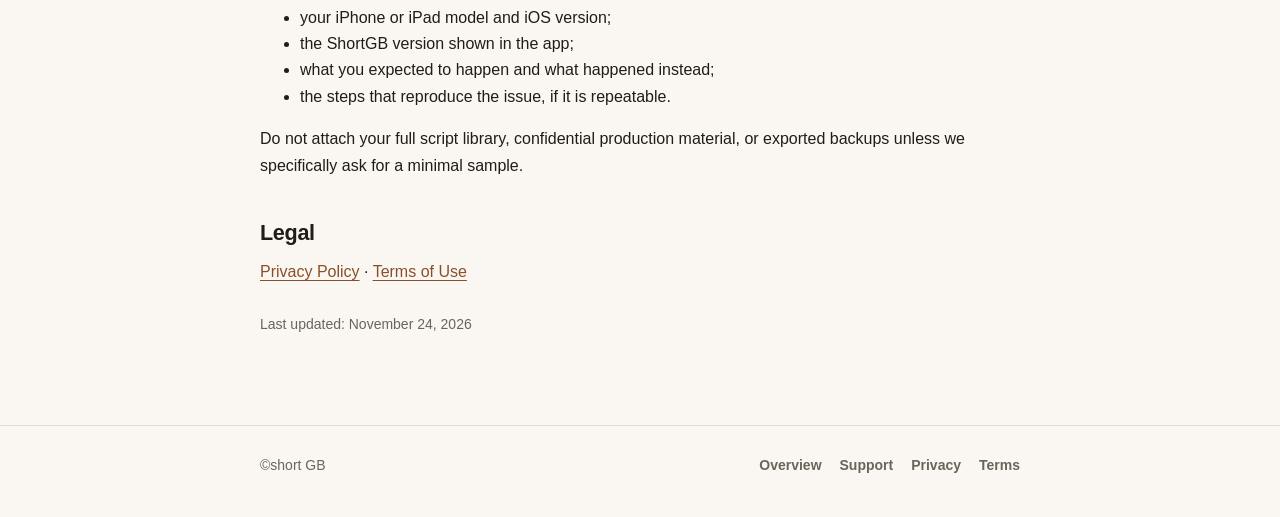
<file: shortgb/support.html>
<!doctype html>
<html lang="en">
<head>
  <meta charset="utf-8">
  <meta name="viewport" content="width=device-width, initial-scale=1">
  <title>ShortGB — Support</title>
  <meta name="description" content="Support for ShortGB, a local-first script and teleprompter tool. FAQ, troubleshooting, import and backup help, and contact information.">
  <link rel="stylesheet" href="assets/site.css">
</head>
<body>
  <a class="skip-link" href="#main">Skip to content</a>

  <header class="site-header">
    <div class="wrap">
      <a class="brand" href="index.html"><img src="assets/icon-256.png" alt="" width="32" height="32">ShortGB</a>
      <nav aria-label="Primary">
        <ul>
          <li><a href="index.html">Overview</a></li>
          <li><a href="support.html" aria-current="page">Support</a></li>
          <li><a href="privacy.html">Privacy</a></li>
          <li><a href="terms.html">Terms</a></li>
        </ul>
      </nav>
    </div>
  </header>

  <main id="main" class="wrap">
    <p class="eyebrow">ShortGB</p>
    <h1>Support</h1>
    <p class="lede">Help with ShortGB, the local-first script and teleprompter tool for short-drama actors and short-video creators. Most questions are answered below.</p>

    <div class="summary">
      <h2>Contact us</h2>
      <p>Report a bug, ask a question, or request a feature by email:</p>
      <p><a class="button" href="mailto:contact@shortgb.com">contact@shortgb.com</a></p>
      <p class="note">Do not attach unpublished scripts or confidential production material unless it is necessary to explain the issue. For privacy details, see the <a href="privacy.html">Privacy Policy</a>.</p>
    </div>

    <h2>Frequently asked questions</h2>

    <details>
      <summary>Where is my data stored?</summary>
      <p>On your device. ShortGB keeps scripts, characters, reading settings, and prompt positions in a local database and local app preferences inside the app’s sandbox. It does not upload them to a server. There is no account and no cloud sync.</p>
    </details>

    <details>
      <summary>Do I need an account or an internet connection?</summary>
      <p>No. ShortGB has no sign-in, subscription, or account system, and it runs fully offline. Scripts never need to be uploaded to use the app.</p>
    </details>

    <details>
      <summary>Is my data synced between devices?</summary>
      <p>No. ShortGB does not provide account-based or cloud sync. Data entered on one device is not automatically available on another device. To move scripts, export them as <code>.shortgb</code> files and import them on the other device.</p>
    </details>

    <details>
      <summary>How do I back up or move my scripts?</summary>
      <p>From <strong>More</strong> on the home screen, choose the option to export all scripts. ShortGB creates one folder containing a <code>.shortgb</code> file for each script and opens the system document picker so you can save it to Files or another location you trust.</p>
      <p>To export a single script, open the script editor and use its export action. To restore, choose the import option and select a TXT, RTF, text-based PDF, or <code>.shortgb</code> file. Export backups regularly, especially before changing devices or reinstalling the app.</p>
    </details>

    <details>
      <summary>What file types can I import?</summary>
      <p>ShortGB supports TXT, RTF, text-based PDF, and <code>.shortgb</code>. Scanned PDFs have no selectable text, so V1 does not support OCR or scanned PDFs. For best results, use a text-based PDF or export the script as plain text.</p>
    </details>

    <details>
      <summary>Why doesn’t the sample script come back after I delete it?</summary>
      <p>The built-in sample script is imported only once, on first launch. If you delete it, ShortGB remembers that it was already imported and does not restore it automatically. You can still create or import your own scripts.</p>
    </details>

    <details>
      <summary>Why is the play button disabled?</summary>
      <p>The play button is disabled when the current scene fits on one screen or has no content, because there is nothing to scroll. Add more lines or choose a scene with content.</p>
    </details>

    <details>
      <summary>How does prompting work?</summary>
      <p>Select a character to highlight your lines, then start the prompt. A 3-2-1 countdown appears before playback by default and can be turned off in Reading Settings. Tap the text during playback to pause or resume. While paused, you can drag the text, drag the progress bar, use −5s / +5s, or jump to the previous or next line.</p>
      <p>The speed control supports fine adjustment, ±5 steps, an exact value, and common presets. Time remaining is estimated at the current speed. The eye button shows only your lines with nearby context.</p>
    </details>

    <details>
      <summary>Why are there only Regular, Bold, and Light font weights?</summary>
      <p>ShortGB uses system font weights so the app stays fast and ships no third-party font licenses. Text size, line spacing, paragraph spacing, reading width, text color, and background color can be adjusted in Reading Settings.</p>
    </details>

    <details>
      <summary>How do I delete my data?</summary>
      <p>Delete individual scripts in the app, or delete ShortGB from your device to remove its local app data. Exported <code>.shortgb</code> files are separate copies outside the app and are not deleted with it, so manage or remove them yourself. Because ShortGB does not create a cloud copy of your scripts, the developer cannot restore deleted data.</p>
    </details>

    <details>
      <summary>The app shows a recovery screen or a database check failed. What should I do?</summary>
      <p>Export a backup first if the recovery screen offers that option, then follow the on-screen steps to rebuild the database. If the problem continues, contact us with your device model, iOS version, ShortGB version, and the steps that led to the message.</p>
    </details>

    <details>
      <summary>Does ShortGB collect analytics or track me?</summary>
      <p>No. ShortGB has no analytics, advertising, tracking, or third-party SDK collection, and it does not send script content to a server. See the <a href="privacy.html">Privacy Policy</a> for details.</p>
    </details>

    <details>
      <summary>I found a security issue. How should I report it?</summary>
      <p>Email <a href="mailto:contact@shortgb.com">contact@shortgb.com</a> with a description of the problem and the steps needed to reproduce it. Do not include unpublished scripts, passwords, or other unnecessary sensitive information.</p>
    </details>

    <h2>Before you contact us</h2>
    <p>Including the following helps us investigate:</p>
    <ul>
      <li>your iPhone or iPad model and iOS version;</li>
      <li>the ShortGB version shown in the app;</li>
      <li>what you expected to happen and what happened instead;</li>
      <li>the steps that reproduce the issue, if it is repeatable.</li>
    </ul>
    <p>Do not attach your full script library, confidential production material, or exported backups unless we specifically ask for a minimal sample.</p>

    <h2>Legal</h2>
    <p><a href="privacy.html">Privacy Policy</a> · <a href="terms.html">Terms of Use</a></p>
    <p class="updated">Last updated: November 24, 2026</p>
  </main>

  <footer class="site-footer">
    <div class="wrap">
      <span>©short GB</span>
      <nav aria-label="Footer">
        <ul>
          <li><a href="index.html">Overview</a></li>
          <li><a href="support.html">Support</a></li>
          <li><a href="privacy.html">Privacy</a></li>
          <li><a href="terms.html">Terms</a></li>
        </ul>
      </nav>
    </div>
  </footer>
</body>
</html>
</file>
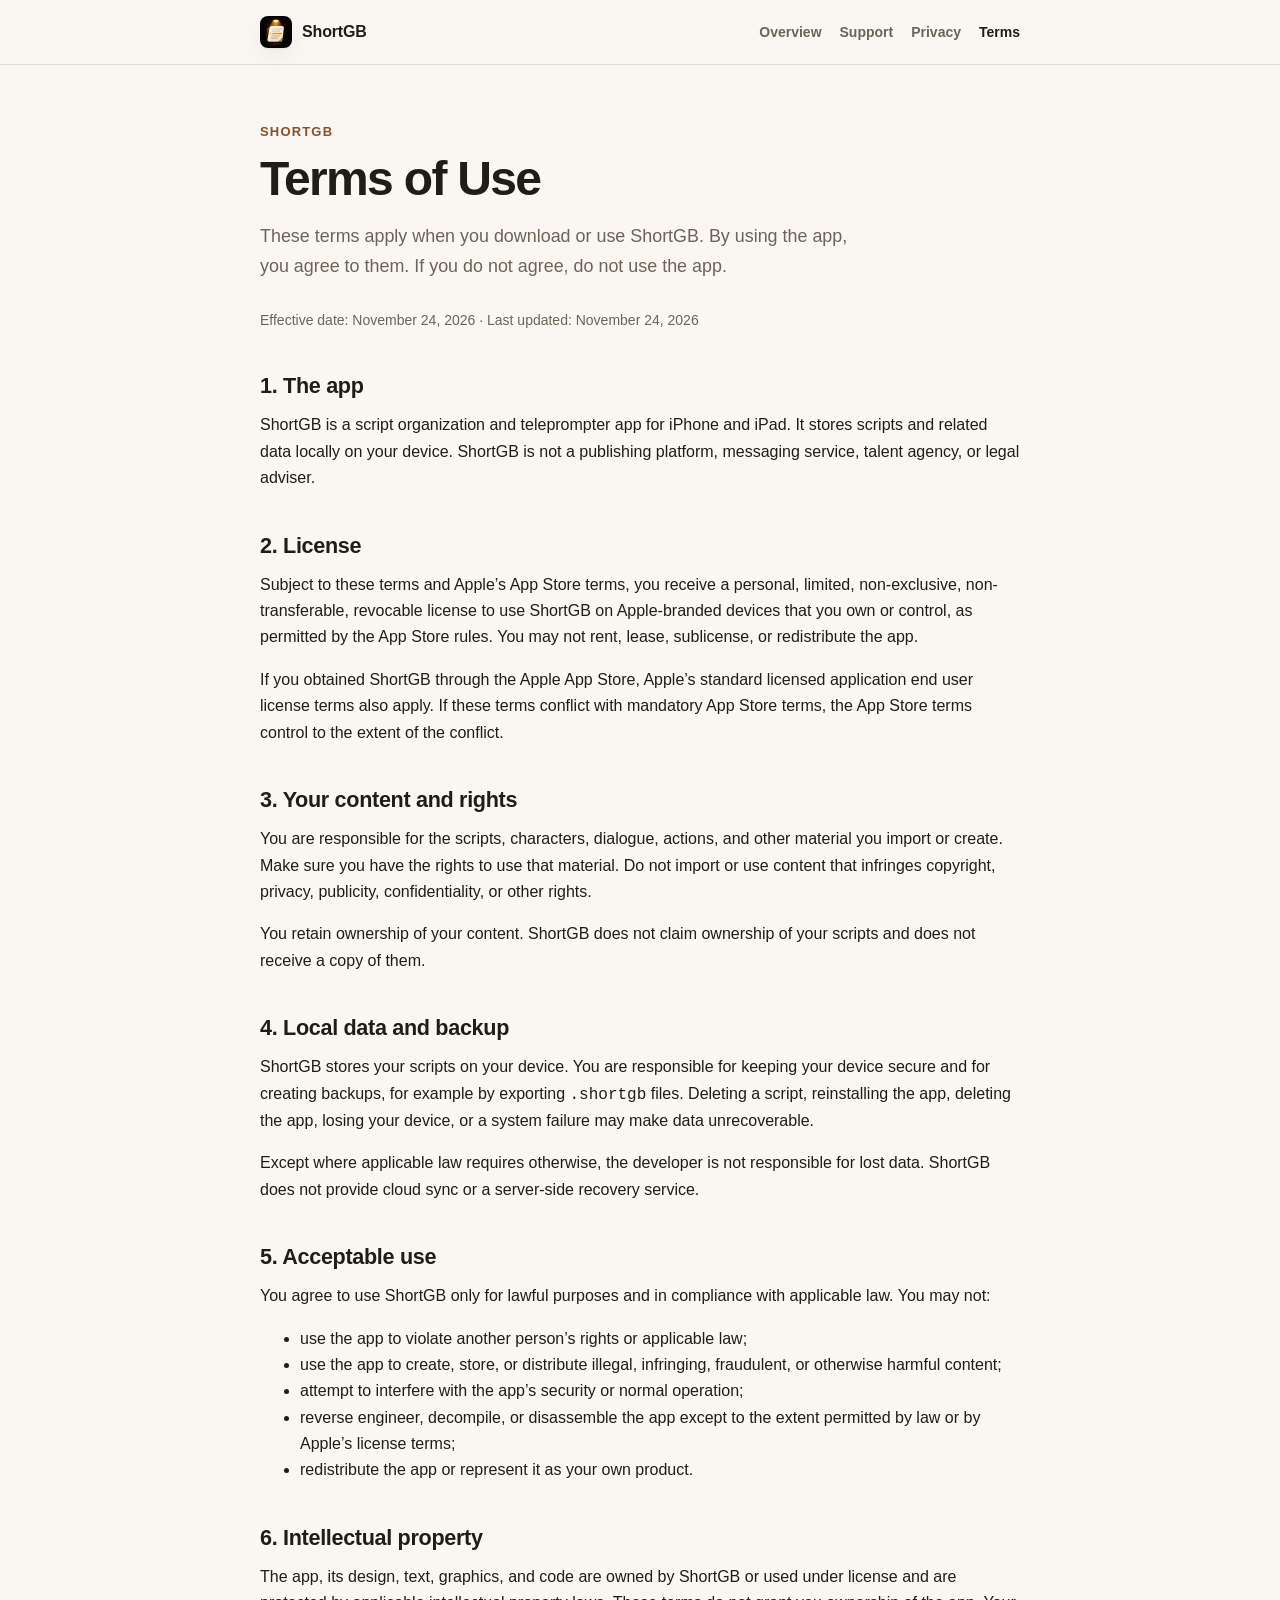
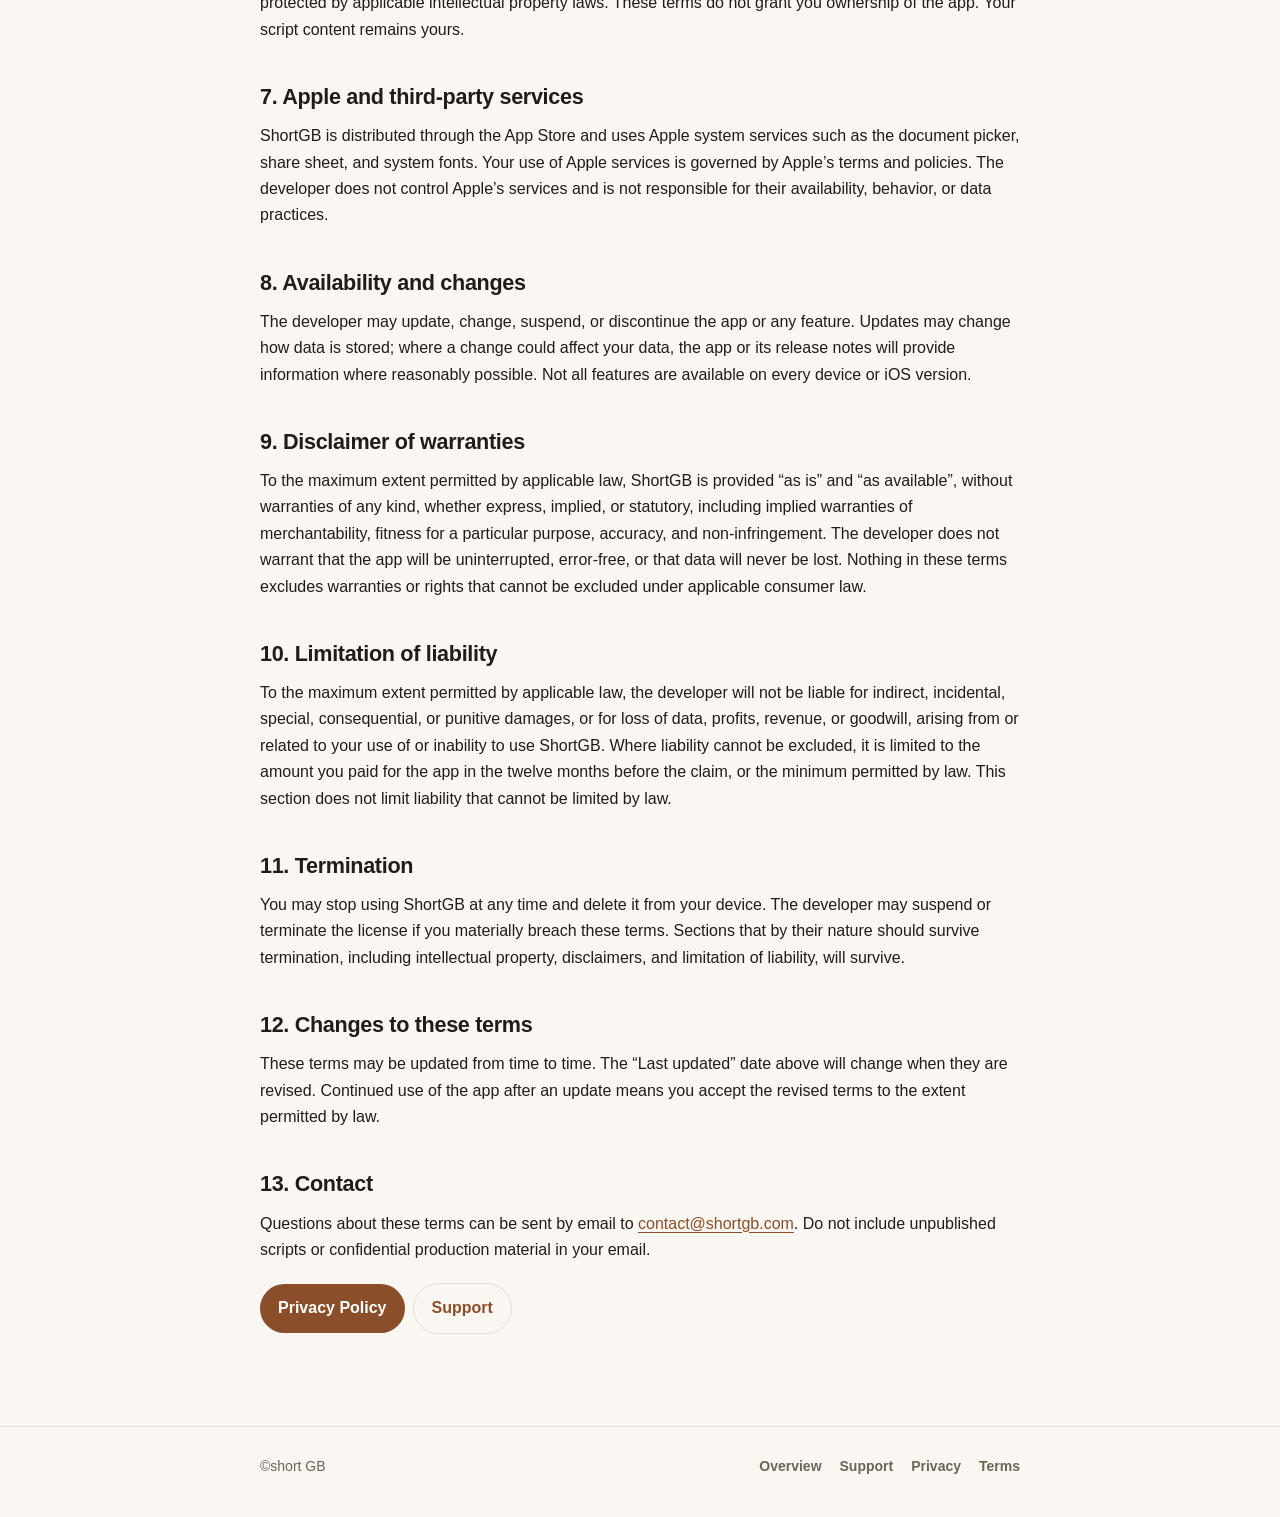
<file: shortgb/terms.html>
<!doctype html>
<html lang="en">
<head>
  <meta charset="utf-8">
  <meta name="viewport" content="width=device-width, initial-scale=1">
  <title>ShortGB — Terms of Use</title>
  <meta name="description" content="Terms of use for ShortGB, a local-first script and teleprompter tool for iPhone and iPad.">
  <link rel="stylesheet" href="assets/site.css">
</head>
<body>
  <a class="skip-link" href="#main">Skip to content</a>

  <header class="site-header">
    <div class="wrap">
      <a class="brand" href="index.html"><img src="assets/icon-256.png" alt="" width="32" height="32">ShortGB</a>
      <nav aria-label="Primary">
        <ul>
          <li><a href="index.html">Overview</a></li>
          <li><a href="support.html">Support</a></li>
          <li><a href="privacy.html">Privacy</a></li>
          <li><a href="terms.html" aria-current="page">Terms</a></li>
        </ul>
      </nav>
    </div>
  </header>

  <main id="main" class="wrap">
    <p class="eyebrow">ShortGB</p>
    <h1>Terms of Use</h1>
    <p class="lede">These terms apply when you download or use ShortGB. By using the app, you agree to them. If you do not agree, do not use the app.</p>
    <p class="updated">Effective date: November 24, 2026 · Last updated: November 24, 2026</p>

    <h2>1. The app</h2>
    <p>ShortGB is a script organization and teleprompter app for iPhone and iPad. It stores scripts and related data locally on your device. ShortGB is not a publishing platform, messaging service, talent agency, or legal adviser.</p>

    <h2>2. License</h2>
    <p>Subject to these terms and Apple’s App Store terms, you receive a personal, limited, non-exclusive, non-transferable, revocable license to use ShortGB on Apple-branded devices that you own or control, as permitted by the App Store rules. You may not rent, lease, sublicense, or redistribute the app.</p>
    <p>If you obtained ShortGB through the Apple App Store, Apple’s standard licensed application end user license terms also apply. If these terms conflict with mandatory App Store terms, the App Store terms control to the extent of the conflict.</p>

    <h2>3. Your content and rights</h2>
    <p>You are responsible for the scripts, characters, dialogue, actions, and other material you import or create. Make sure you have the rights to use that material. Do not import or use content that infringes copyright, privacy, publicity, confidentiality, or other rights.</p>
    <p>You retain ownership of your content. ShortGB does not claim ownership of your scripts and does not receive a copy of them.</p>

    <h2>4. Local data and backup</h2>
    <p>ShortGB stores your scripts on your device. You are responsible for keeping your device secure and for creating backups, for example by exporting <code>.shortgb</code> files. Deleting a script, reinstalling the app, deleting the app, losing your device, or a system failure may make data unrecoverable.</p>
    <p>Except where applicable law requires otherwise, the developer is not responsible for lost data. ShortGB does not provide cloud sync or a server-side recovery service.</p>

    <h2>5. Acceptable use</h2>
    <p>You agree to use ShortGB only for lawful purposes and in compliance with applicable law. You may not:</p>
    <ul>
      <li>use the app to violate another person’s rights or applicable law;</li>
      <li>use the app to create, store, or distribute illegal, infringing, fraudulent, or otherwise harmful content;</li>
      <li>attempt to interfere with the app’s security or normal operation;</li>
      <li>reverse engineer, decompile, or disassemble the app except to the extent permitted by law or by Apple’s license terms;</li>
      <li>redistribute the app or represent it as your own product.</li>
    </ul>

    <h2>6. Intellectual property</h2>
    <p>The app, its design, text, graphics, and code are owned by ShortGB or used under license and are protected by applicable intellectual property laws. These terms do not grant you ownership of the app. Your script content remains yours.</p>

    <h2>7. Apple and third-party services</h2>
    <p>ShortGB is distributed through the App Store and uses Apple system services such as the document picker, share sheet, and system fonts. Your use of Apple services is governed by Apple’s terms and policies. The developer does not control Apple’s services and is not responsible for their availability, behavior, or data practices.</p>

    <h2>8. Availability and changes</h2>
    <p>The developer may update, change, suspend, or discontinue the app or any feature. Updates may change how data is stored; where a change could affect your data, the app or its release notes will provide information where reasonably possible. Not all features are available on every device or iOS version.</p>

    <h2>9. Disclaimer of warranties</h2>
    <p>To the maximum extent permitted by applicable law, ShortGB is provided “as is” and “as available”, without warranties of any kind, whether express, implied, or statutory, including implied warranties of merchantability, fitness for a particular purpose, accuracy, and non-infringement. The developer does not warrant that the app will be uninterrupted, error-free, or that data will never be lost. Nothing in these terms excludes warranties or rights that cannot be excluded under applicable consumer law.</p>

    <h2>10. Limitation of liability</h2>
    <p>To the maximum extent permitted by applicable law, the developer will not be liable for indirect, incidental, special, consequential, or punitive damages, or for loss of data, profits, revenue, or goodwill, arising from or related to your use of or inability to use ShortGB. Where liability cannot be excluded, it is limited to the amount you paid for the app in the twelve months before the claim, or the minimum permitted by law. This section does not limit liability that cannot be limited by law.</p>

    <h2>11. Termination</h2>
    <p>You may stop using ShortGB at any time and delete it from your device. The developer may suspend or terminate the license if you materially breach these terms. Sections that by their nature should survive termination, including intellectual property, disclaimers, and limitation of liability, will survive.</p>

    <h2>12. Changes to these terms</h2>
    <p>These terms may be updated from time to time. The “Last updated” date above will change when they are revised. Continued use of the app after an update means you accept the revised terms to the extent permitted by law.</p>

    <h2>13. Contact</h2>
    <p>Questions about these terms can be sent by email to <a href="mailto:contact@shortgb.com">contact@shortgb.com</a>. Do not include unpublished scripts or confidential production material in your email.</p>

    <p><a class="button" href="privacy.html">Privacy Policy</a><a class="button secondary" href="support.html">Support</a></p>
  </main>

  <footer class="site-footer">
    <div class="wrap">
      <span>©short GB</span>
      <nav aria-label="Footer">
        <ul>
          <li><a href="index.html">Overview</a></li>
          <li><a href="support.html">Support</a></li>
          <li><a href="privacy.html">Privacy</a></li>
          <li><a href="terms.html">Terms</a></li>
        </ul>
      </nav>
    </div>
  </footer>
</body>
</html>
</file>
<file: assets/site.css>
:root {
  color-scheme: light dark;
  --paper: #faf7f2;
  --surface: #fffdf9;
  --ink: #201d18;
  --muted: #6b6459;
  --accent: #8a4f2a;
  --accent-ink: #ffffff;
  --border: #e5ddd0;
  --tag: #f2e9dc;
  --shadow: 0 1px 2px rgb(32 29 24 / 6%), 0 8px 24px rgb(32 29 24 / 5%);
  --radius: 16px;
  --max: 760px;
}

@media (prefers-color-scheme: dark) {
  :root {
    --paper: #171512;
    --surface: #201d19;
    --ink: #f2ece2;
    --muted: #b4aa9c;
    --accent: #d89a6a;
    --accent-ink: #24160d;
    --border: #38322a;
    --tag: #2b2620;
    --shadow: none;
  }
}

*,
*::before,
*::after {
  box-sizing: border-box;
}

html {
  -webkit-text-size-adjust: 100%;
}

body {
  margin: 0;
  background: var(--paper);
  color: var(--ink);
  font: 16px/1.65 -apple-system, BlinkMacSystemFont, "Segoe UI", Roboto, Helvetica, Arial, sans-serif;
  text-rendering: optimizeLegibility;
}

a {
  color: var(--accent);
  text-underline-offset: 3px;
}

a:hover {
  text-decoration-thickness: 2px;
}

:focus-visible {
  outline: 3px solid var(--accent);
  outline-offset: 3px;
  border-radius: 4px;
}

.skip-link {
  position: absolute;
  left: 12px;
  top: -80px;
  padding: 10px 14px;
  background: var(--surface);
  color: var(--ink);
  border: 1px solid var(--border);
  border-radius: 8px;
  z-index: 10;
}

.skip-link:focus {
  top: 12px;
}

.wrap {
  width: min(100% - 40px, var(--max));
  margin-inline: auto;
}

.site-header {
  border-bottom: 1px solid var(--border);
  background: color-mix(in srgb, var(--paper) 88%, transparent);
}

.site-header .wrap {
  display: flex;
  flex-wrap: wrap;
  align-items: center;
  justify-content: space-between;
  gap: 12px;
  padding-block: 16px;
}

.brand {
  display: inline-flex;
  align-items: center;
  gap: 10px;
  color: var(--ink);
  font-weight: 700;
  text-decoration: none;
  letter-spacing: -0.01em;
}

.brand img {
  width: 32px;
  height: 32px;
  border-radius: 8px;
  box-shadow: var(--shadow);
}

nav ul {
  display: flex;
  flex-wrap: wrap;
  gap: 6px 18px;
  margin: 0;
  padding: 0;
  list-style: none;
}

nav a {
  color: var(--muted);
  text-decoration: none;
  font-size: 14px;
  font-weight: 600;
}

nav a[aria-current="page"] {
  color: var(--ink);
}

main {
  padding-block: 56px 72px;
}

.eyebrow {
  margin: 0 0 10px;
  color: var(--accent);
  font-size: 13px;
  font-weight: 700;
  letter-spacing: 0.09em;
  text-transform: uppercase;
}

h1 {
  margin: 0 0 16px;
  font-size: clamp(2rem, 5vw, 3rem);
  line-height: 1.12;
  letter-spacing: -0.035em;
}

h2 {
  margin: 40px 0 12px;
  font-size: 1.35rem;
  line-height: 1.3;
  letter-spacing: -0.015em;
}

h3 {
  margin: 24px 0 8px;
  font-size: 1.05rem;
}

p {
  margin: 0 0 16px;
}

.lede {
  max-width: 62ch;
  color: var(--muted);
  font-size: 1.12rem;
}

.updated {
  margin-top: 28px;
  color: var(--muted);
  font-size: 14px;
}

.hero {
  display: grid;
  grid-template-columns: 88px 1fr;
  gap: 24px;
  align-items: center;
}

.hero img {
  width: 88px;
  height: 88px;
  border-radius: 20px;
  box-shadow: var(--shadow);
}

.hero h1 {
  margin-bottom: 8px;
}

.hero p {
  margin: 0;
  color: var(--muted);
}

.summary {
  margin: 32px 0;
  padding: 22px 24px;
  border: 1px solid var(--border);
  border-left: 4px solid var(--accent);
  border-radius: 12px;
  background: var(--surface);
}

.summary h2 {
  margin: 0 0 8px;
  font-size: 1rem;
  letter-spacing: 0.02em;
  text-transform: uppercase;
}

.summary p:last-child,
.summary ul:last-child {
  margin-bottom: 0;
}

.grid {
  display: grid;
  grid-template-columns: repeat(auto-fit, minmax(210px, 1fr));
  gap: 16px;
  margin-top: 32px;
}

.card {
  display: block;
  padding: 22px;
  border: 1px solid var(--border);
  border-radius: var(--radius);
  background: var(--surface);
  color: inherit;
  text-decoration: none;
  box-shadow: var(--shadow);
}

.card:hover {
  border-color: var(--accent);
}

.card strong {
  display: block;
  margin-bottom: 4px;
  font-size: 1.05rem;
}

.card span {
  color: var(--muted);
  font-size: 14px;
}

.badge {
  display: inline-block;
  margin-bottom: 14px;
  padding: 4px 9px;
  border-radius: 999px;
  background: var(--tag);
  color: var(--muted);
  font-size: 12px;
  font-weight: 700;
  letter-spacing: 0.04em;
  text-transform: uppercase;
}

ul.checks {
  margin: 0 0 20px;
  padding: 0;
  list-style: none;
}

ul.checks li {
  position: relative;
  margin-bottom: 9px;
  padding-left: 26px;
}

ul.checks li::before {
  content: "✓";
  position: absolute;
  left: 0;
  top: 0;
  color: var(--accent);
  font-weight: 700;
}

details {
  margin-bottom: 10px;
  padding: 14px 18px;
  border: 1px solid var(--border);
  border-radius: 12px;
  background: var(--surface);
}

details summary {
  cursor: pointer;
  font-weight: 600;
}

details summary::marker {
  color: var(--accent);
}

details p:last-child,
details ul:last-child {
  margin-bottom: 0;
}

details > *:not(summary) {
  margin-top: 10px;
}

.button {
  display: inline-block;
  margin: 4px 8px 4px 0;
  padding: 11px 18px;
  border-radius: 999px;
  background: var(--accent);
  color: var(--accent-ink);
  font-weight: 700;
  text-decoration: none;
}

.button.secondary {
  background: transparent;
  color: var(--accent);
  border: 1px solid var(--border);
}

.note {
  color: var(--muted);
  font-size: 14px;
}

.site-footer {
  padding-block: 28px 40px;
  border-top: 1px solid var(--border);
  color: var(--muted);
  font-size: 14px;
}

.site-footer .wrap {
  display: flex;
  flex-wrap: wrap;
  justify-content: space-between;
  gap: 10px 24px;
}

.site-footer nav a {
  font-size: 14px;
}

@media (max-width: 560px) {
  main {
    padding-block: 40px 56px;
  }

  .hero {
    grid-template-columns: 64px 1fr;
    gap: 16px;
  }

  .hero img {
    width: 64px;
    height: 64px;
    border-radius: 15px;
  }

  .site-header .wrap {
    align-items: flex-start;
    flex-direction: column;
  }
}

@media (prefers-reduced-motion: reduce) {
  * {
    scroll-behavior: auto !important;
  }
}
</file>
<file: shortgb/assets/site.css>
:root {
  color-scheme: light dark;
  --paper: #faf7f2;
  --surface: #fffdf9;
  --ink: #201d18;
  --muted: #6b6459;
  --accent: #8a4f2a;
  --accent-ink: #ffffff;
  --border: #e5ddd0;
  --tag: #f2e9dc;
  --shadow: 0 1px 2px rgb(32 29 24 / 6%), 0 8px 24px rgb(32 29 24 / 5%);
  --radius: 16px;
  --max: 760px;
}

@media (prefers-color-scheme: dark) {
  :root {
    --paper: #171512;
    --surface: #201d19;
    --ink: #f2ece2;
    --muted: #b4aa9c;
    --accent: #d89a6a;
    --accent-ink: #24160d;
    --border: #38322a;
    --tag: #2b2620;
    --shadow: none;
  }
}

*,
*::before,
*::after {
  box-sizing: border-box;
}

html {
  -webkit-text-size-adjust: 100%;
}

body {
  margin: 0;
  background: var(--paper);
  color: var(--ink);
  font: 16px/1.65 -apple-system, BlinkMacSystemFont, "Segoe UI", Roboto, Helvetica, Arial, sans-serif;
  text-rendering: optimizeLegibility;
}

a {
  color: var(--accent);
  text-underline-offset: 3px;
}

a:hover {
  text-decoration-thickness: 2px;
}

:focus-visible {
  outline: 3px solid var(--accent);
  outline-offset: 3px;
  border-radius: 4px;
}

.skip-link {
  position: absolute;
  left: 12px;
  top: -80px;
  padding: 10px 14px;
  background: var(--surface);
  color: var(--ink);
  border: 1px solid var(--border);
  border-radius: 8px;
  z-index: 10;
}

.skip-link:focus {
  top: 12px;
}

.wrap {
  width: min(100% - 40px, var(--max));
  margin-inline: auto;
}

.site-header {
  border-bottom: 1px solid var(--border);
  background: color-mix(in srgb, var(--paper) 88%, transparent);
}

.site-header .wrap {
  display: flex;
  flex-wrap: wrap;
  align-items: center;
  justify-content: space-between;
  gap: 12px;
  padding-block: 16px;
}

.brand {
  display: inline-flex;
  align-items: center;
  gap: 10px;
  color: var(--ink);
  font-weight: 700;
  text-decoration: none;
  letter-spacing: -0.01em;
}

.brand img {
  width: 32px;
  height: 32px;
  border-radius: 8px;
  box-shadow: var(--shadow);
}

nav ul {
  display: flex;
  flex-wrap: wrap;
  gap: 6px 18px;
  margin: 0;
  padding: 0;
  list-style: none;
}

nav a {
  color: var(--muted);
  text-decoration: none;
  font-size: 14px;
  font-weight: 600;
}

nav a[aria-current="page"] {
  color: var(--ink);
}

main {
  padding-block: 56px 72px;
}

.eyebrow {
  margin: 0 0 10px;
  color: var(--accent);
  font-size: 13px;
  font-weight: 700;
  letter-spacing: 0.09em;
  text-transform: uppercase;
}

h1 {
  margin: 0 0 16px;
  font-size: clamp(2rem, 5vw, 3rem);
  line-height: 1.12;
  letter-spacing: -0.035em;
}

h2 {
  margin: 40px 0 12px;
  font-size: 1.35rem;
  line-height: 1.3;
  letter-spacing: -0.015em;
}

h3 {
  margin: 24px 0 8px;
  font-size: 1.05rem;
}

p {
  margin: 0 0 16px;
}

.lede {
  max-width: 62ch;
  color: var(--muted);
  font-size: 1.12rem;
}

.updated {
  margin-top: 28px;
  color: var(--muted);
  font-size: 14px;
}

.hero {
  display: grid;
  grid-template-columns: 88px 1fr;
  gap: 24px;
  align-items: center;
}

.hero img {
  width: 88px;
  height: 88px;
  border-radius: 20px;
  box-shadow: var(--shadow);
}

.hero h1 {
  margin-bottom: 8px;
}

.hero p {
  margin: 0;
  color: var(--muted);
}

.summary {
  margin: 32px 0;
  padding: 22px 24px;
  border: 1px solid var(--border);
  border-left: 4px solid var(--accent);
  border-radius: 12px;
  background: var(--surface);
}

.summary h2 {
  margin: 0 0 8px;
  font-size: 1rem;
  letter-spacing: 0.02em;
  text-transform: uppercase;
}

.summary p:last-child,
.summary ul:last-child {
  margin-bottom: 0;
}

.grid {
  display: grid;
  grid-template-columns: repeat(auto-fit, minmax(210px, 1fr));
  gap: 16px;
  margin-top: 32px;
}

.card {
  display: block;
  padding: 22px;
  border: 1px solid var(--border);
  border-radius: var(--radius);
  background: var(--surface);
  color: inherit;
  text-decoration: none;
  box-shadow: var(--shadow);
}

.card:hover {
  border-color: var(--accent);
}

.card strong {
  display: block;
  margin-bottom: 4px;
  font-size: 1.05rem;
}

.card span {
  color: var(--muted);
  font-size: 14px;
}

.badge {
  display: inline-block;
  margin-bottom: 14px;
  padding: 4px 9px;
  border-radius: 999px;
  background: var(--tag);
  color: var(--muted);
  font-size: 12px;
  font-weight: 700;
  letter-spacing: 0.04em;
  text-transform: uppercase;
}

ul.checks {
  margin: 0 0 20px;
  padding: 0;
  list-style: none;
}

ul.checks li {
  position: relative;
  margin-bottom: 9px;
  padding-left: 26px;
}

ul.checks li::before {
  content: "✓";
  position: absolute;
  left: 0;
  top: 0;
  color: var(--accent);
  font-weight: 700;
}

details {
  margin-bottom: 10px;
  padding: 14px 18px;
  border: 1px solid var(--border);
  border-radius: 12px;
  background: var(--surface);
}

details summary {
  cursor: pointer;
  font-weight: 600;
}

details summary::marker {
  color: var(--accent);
}

details p:last-child,
details ul:last-child {
  margin-bottom: 0;
}

details > *:not(summary) {
  margin-top: 10px;
}

.button {
  display: inline-block;
  margin: 4px 8px 4px 0;
  padding: 11px 18px;
  border-radius: 999px;
  background: var(--accent);
  color: var(--accent-ink);
  font-weight: 700;
  text-decoration: none;
}

.button.secondary {
  background: transparent;
  color: var(--accent);
  border: 1px solid var(--border);
}

.note {
  color: var(--muted);
  font-size: 14px;
}

.site-footer {
  padding-block: 28px 40px;
  border-top: 1px solid var(--border);
  color: var(--muted);
  font-size: 14px;
}

.site-footer .wrap {
  display: flex;
  flex-wrap: wrap;
  justify-content: space-between;
  gap: 10px 24px;
}

.site-footer nav a {
  font-size: 14px;
}

@media (max-width: 560px) {
  main {
    padding-block: 40px 56px;
  }

  .hero {
    grid-template-columns: 64px 1fr;
    gap: 16px;
  }

  .hero img {
    width: 64px;
    height: 64px;
    border-radius: 15px;
  }

  .site-header .wrap {
    align-items: flex-start;
    flex-direction: column;
  }
}

@media (prefers-reduced-motion: reduce) {
  * {
    scroll-behavior: auto !important;
  }
}
</file>
